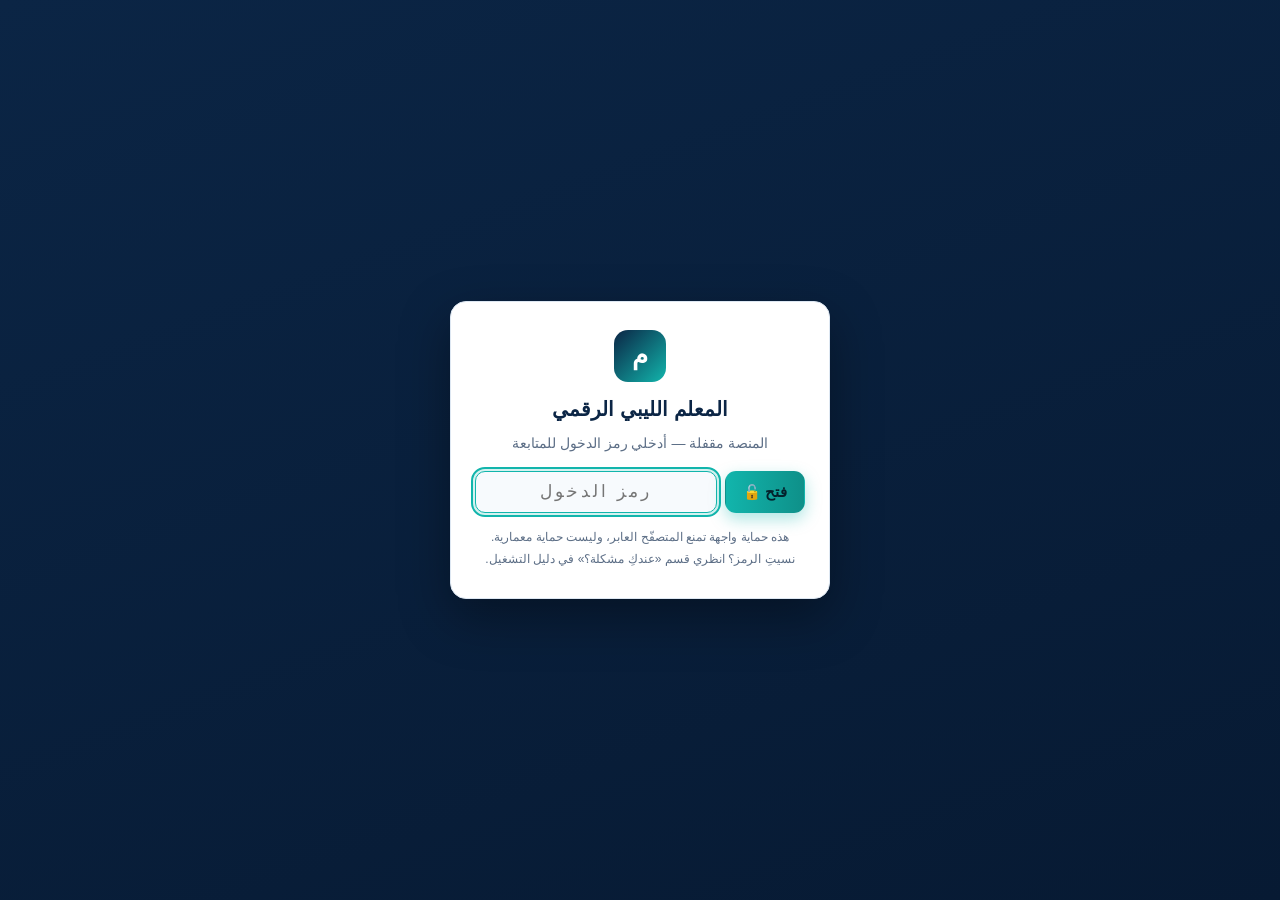
<file: index.html>
<!DOCTYPE html>
<html lang="ar" dir="rtl" data-theme="light">
<head>
<meta charset="utf-8">
<meta name="viewport" content="width=device-width, initial-scale=1">
<title>المعلم الليبي الرقمي</title>
<meta name="description" content="المنصة الذكية المتكاملة للمعلم الليبي المحترف — تخطيط وإنتاج وتقويم وتطوير مهني">
<meta name="theme-color" content="#0B2545">
<meta name="color-scheme" content="light dark">
<link rel="manifest" href="manifest.webmanifest">
<link rel="icon" href="icons/icon.svg" type="image/svg+xml">
<link rel="apple-touch-icon" href="icons/icon.svg">
<link rel="stylesheet" href="css/style.css">
</head>
<body>

<a class="skip" href="#main">تخطَّ إلى المحتوى الرئيسي</a>

<header class="hdr">
  <div class="hdr-in">
    <button class="icon-btn nav-toggle" id="navToggle" aria-label="فتح قائمة الأقسام" aria-expanded="false">☰</button>

    <a class="brand" href="#/home">
      <span class="mark" aria-hidden="true">م</span>
      <span class="brand-txt">
        <b>المعلم الليبي الرقمي</b>
        <small>نبدع رقميًا لنرتقي بتعليمنا</small>
      </span>
    </a>

    <div class="searchwrap">
      <span class="s-ic" aria-hidden="true">🔎</span>
      <input type="search" id="globalSearch" placeholder="ابحث في أقسام المنصة وأدواتها…"
             aria-label="بحث عام في المنصة" autocomplete="off">
      <div class="sresults" id="searchResults" hidden role="listbox" aria-label="نتائج البحث"></div>
    </div>

    <div class="hdr-actions">
      <button class="icon-btn" id="btnTheme" title="الوضع الفاتح / الداكن" aria-label="تبديل المظهر">🌙</button>
      <button class="icon-btn" id="btnFont" title="تكبير/تصغير الخط" aria-label="حجم الخط">A+</button>
      <button class="icon-btn" id="btnLock" title="قفل المنصة فورًا" aria-label="قفل المنصة">🔒</button>
      <a class="icon-btn" href="#/settings" title="الإعدادات" aria-label="الإعدادات">⚙️</a>
    </div>
  </div>
</header>

<div class="scrim" id="scrim" hidden></div>

<div class="layout">
  <nav class="side" id="sideNav" aria-label="أقسام المنصة"></nav>
  <main class="main" id="main" tabindex="-1"></main>
</div>

<footer class="ftr">
  <div><b>المعلم الليبي الرقمي</b> — منصة تساعد المعلم في التخطيط والإنتاج الرقمي</div>
  <div class="f-links">
    <a href="#/privacy">الخصوصية والأمان وإتاحة الوصول</a>
    <a href="#/settings">الإعدادات</a>
    <a href="#/home">لوحة التحكم</a>
  </div>
  <div style="margin-top:8px;opacity:.8">البيانات تُحفظ في متصفحكِ على هذا الجهاز — لا تُرفع إلى أي خادم.</div>
</footer>

<div class="toast" id="toast" role="status" aria-live="polite"></div>
<div class="modal-wrap" id="modalWrap" role="dialog" aria-modal="true"><div class="modal" id="modalBox"></div></div>
<div id="print-area" aria-hidden="true"></div>

<!-- قفل المنصة: يظهر قبل أي محتوى حتى إدخال الرمز -->
<div class="lock" id="lockScreen" role="dialog" aria-modal="true" aria-label="قفل المنصة" hidden>
  <div class="lock-box">
    <span class="lock-mark" aria-hidden="true">م</span>
    <h1 class="lock-title">المعلم الليبي الرقمي</h1>
    <p class="lock-sub">المنصة مقفلة — أدخلي رمز الدخول للمتابعة</p>
    <form id="lockForm" autocomplete="off">
      <input type="password" id="lockPin" inputmode="numeric" pattern="[0-9]*" maxlength="12"
             placeholder="رمز الدخول" aria-label="رمز الدخول" autocomplete="off">
      <button type="submit" class="btn btn-primary" id="lockGo">🔓 فتح</button>
    </form>
    <div class="lock-err" id="lockErr" role="alert" hidden>رمز غير صحيح</div>
    <div class="lock-note">هذه حماية واجهة تمنع المتصفّح العابر، وليست حماية معمارية.<br>
      نسيتِ الرمز؟ انظري قسم «عندكِ مشكلة؟» في دليل التشغيل.</div>
  </div>
</div>

<noscript>
  <div style="padding:24px;text-align:center;font-family:Tahoma,sans-serif">
    هذه المنصة تحتاج إلى تفعيل JavaScript في المتصفح لكي تعمل.
  </div>
</noscript>

<script src="js/store.js"></script>
<script src="js/files.js"></script>
<script src="js/ai.js"></script>
<script src="js/lock.js"></script>
<script src="js/app.js"></script>
<script src="js/ui.js"></script>
<script src="js/prep.js"></script>
<script src="js/pdftext.js"></script>
<script src="js/curriculum.js"></script>
<script src="js/mathcurric.js"></script>
<script src="js/activities.js"></script>
<script src="js/exams.js"></script>
<script src="js/schedule.js"></script>
<script src="js/library.js"></script>
<script src="js/design.js"></script>
<script src="js/mathparser.js"></script>
<script src="js/lab.js"></script>
<script src="js/slides.js"></script>
<script src="js/video.js"></script>
<script src="js/classes.js"></script>
<script src="js/pd.js"></script>
<script src="js/tools.js"></script>
</body>
</html>
</file>
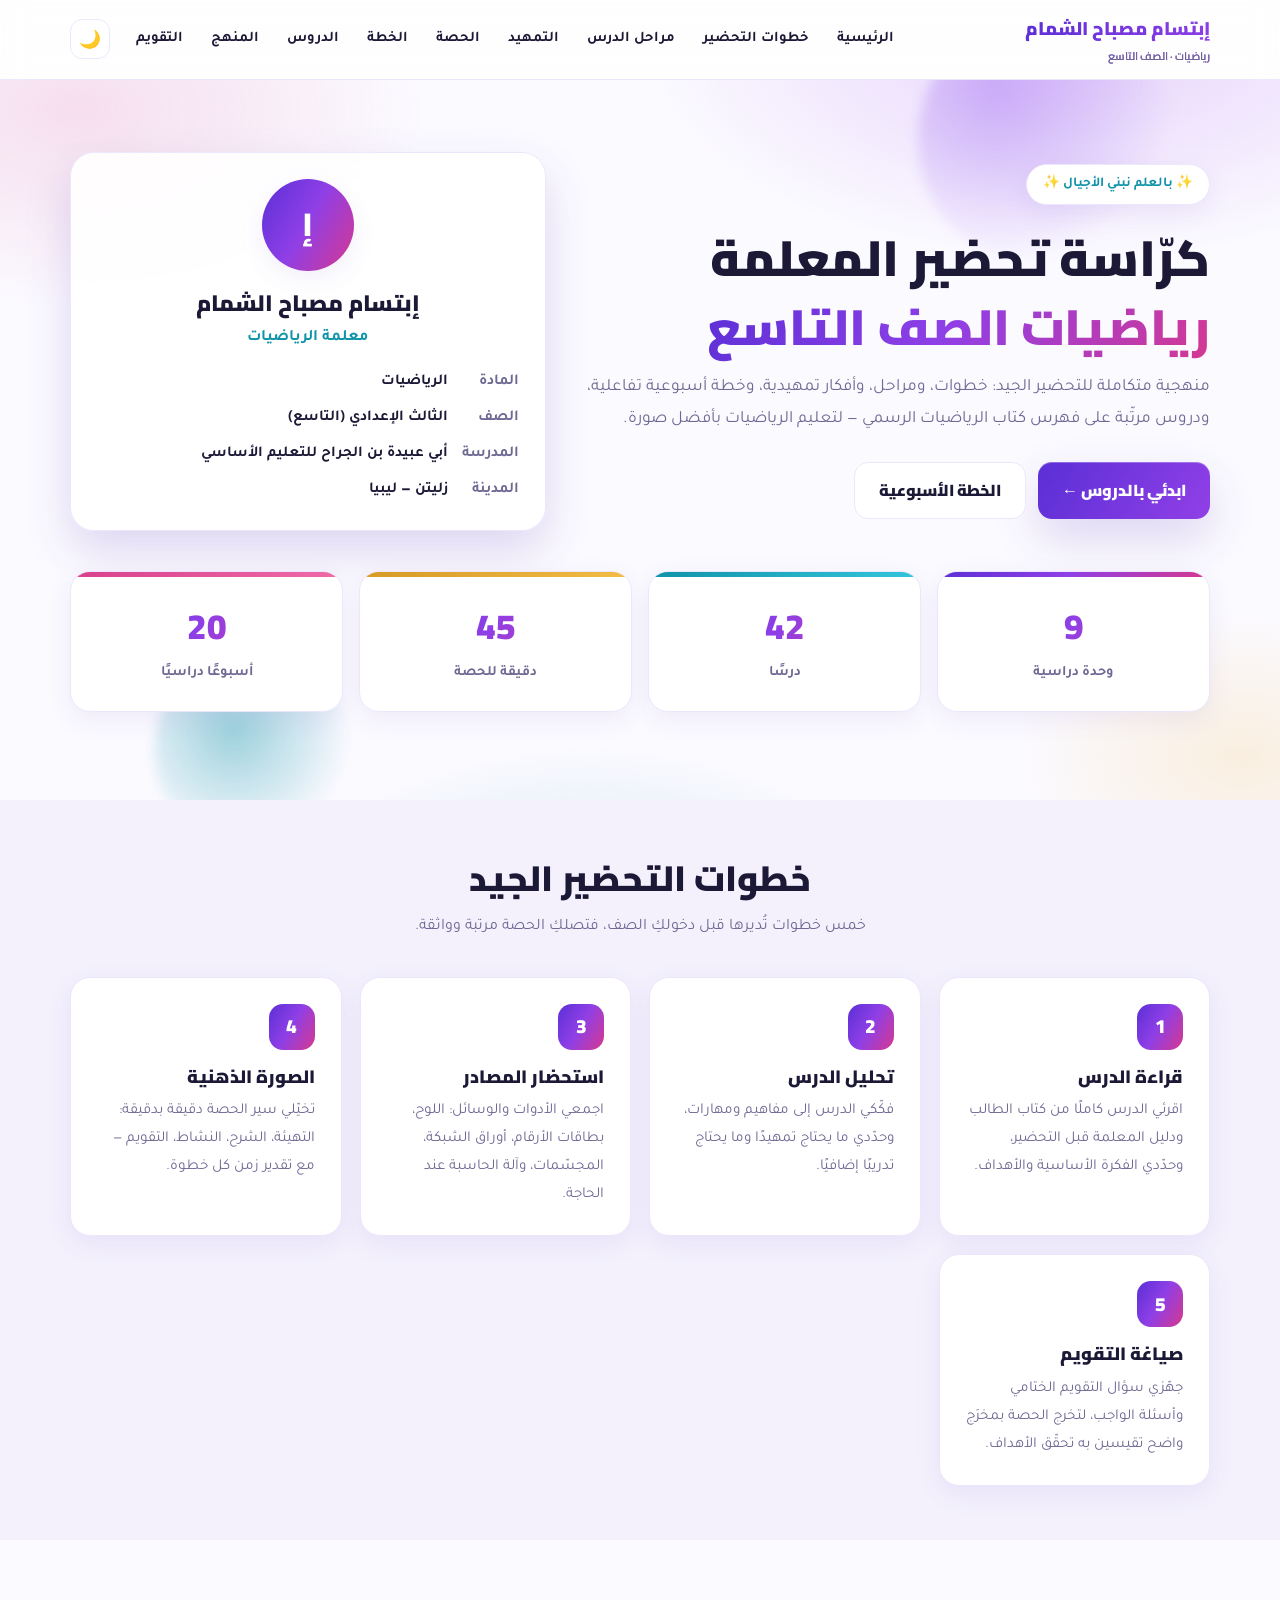
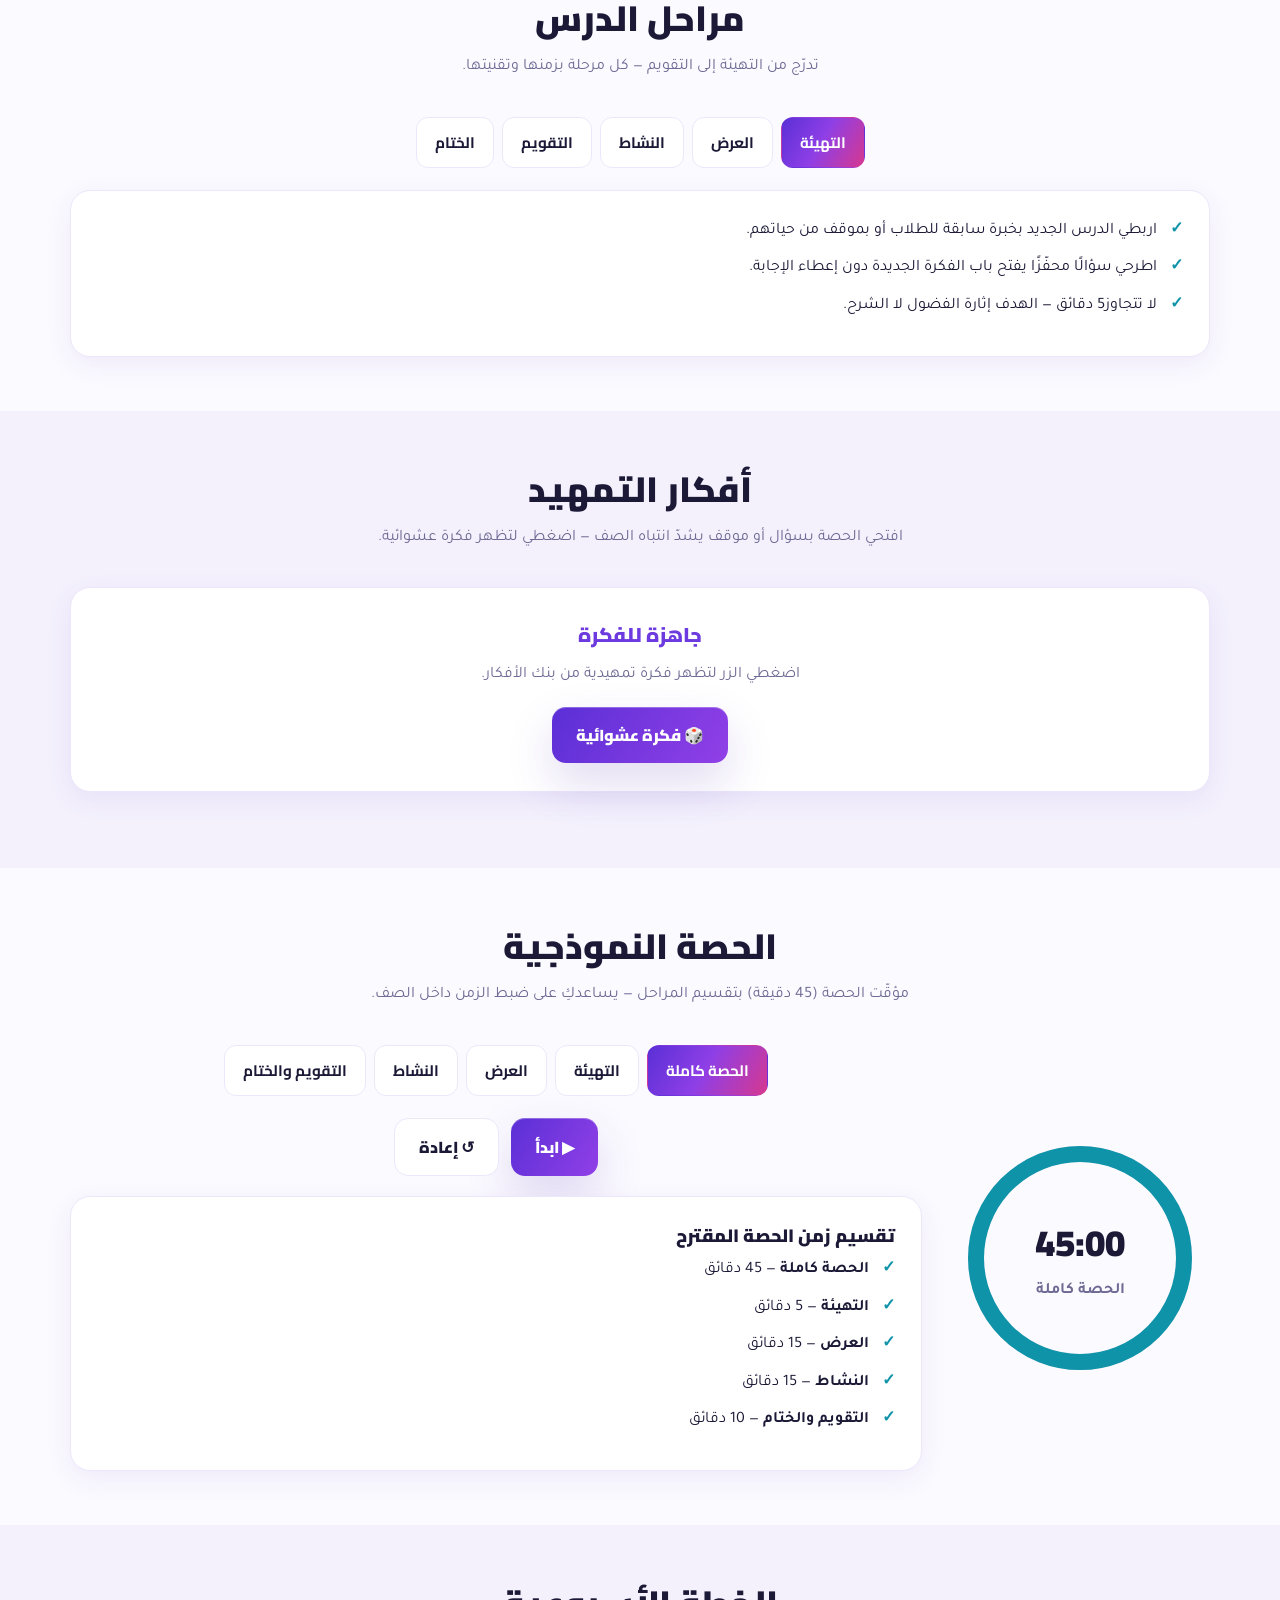
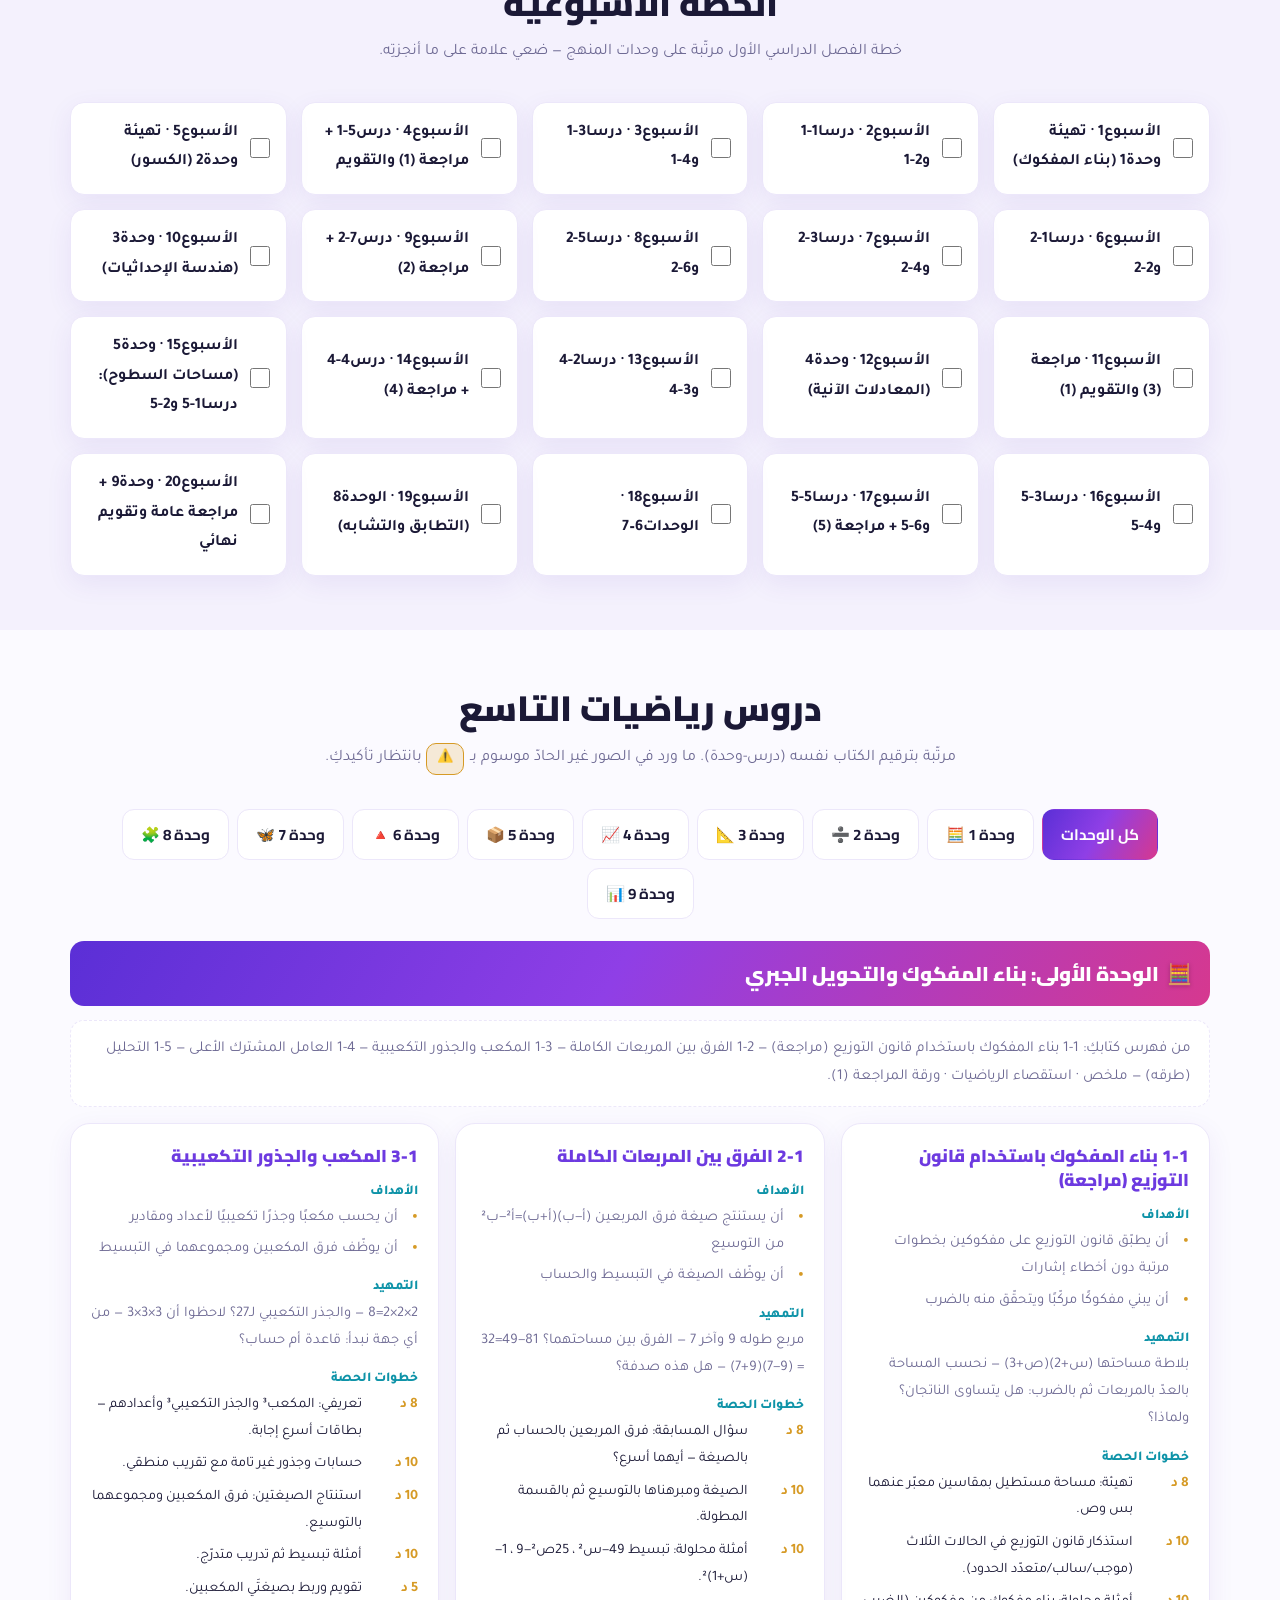
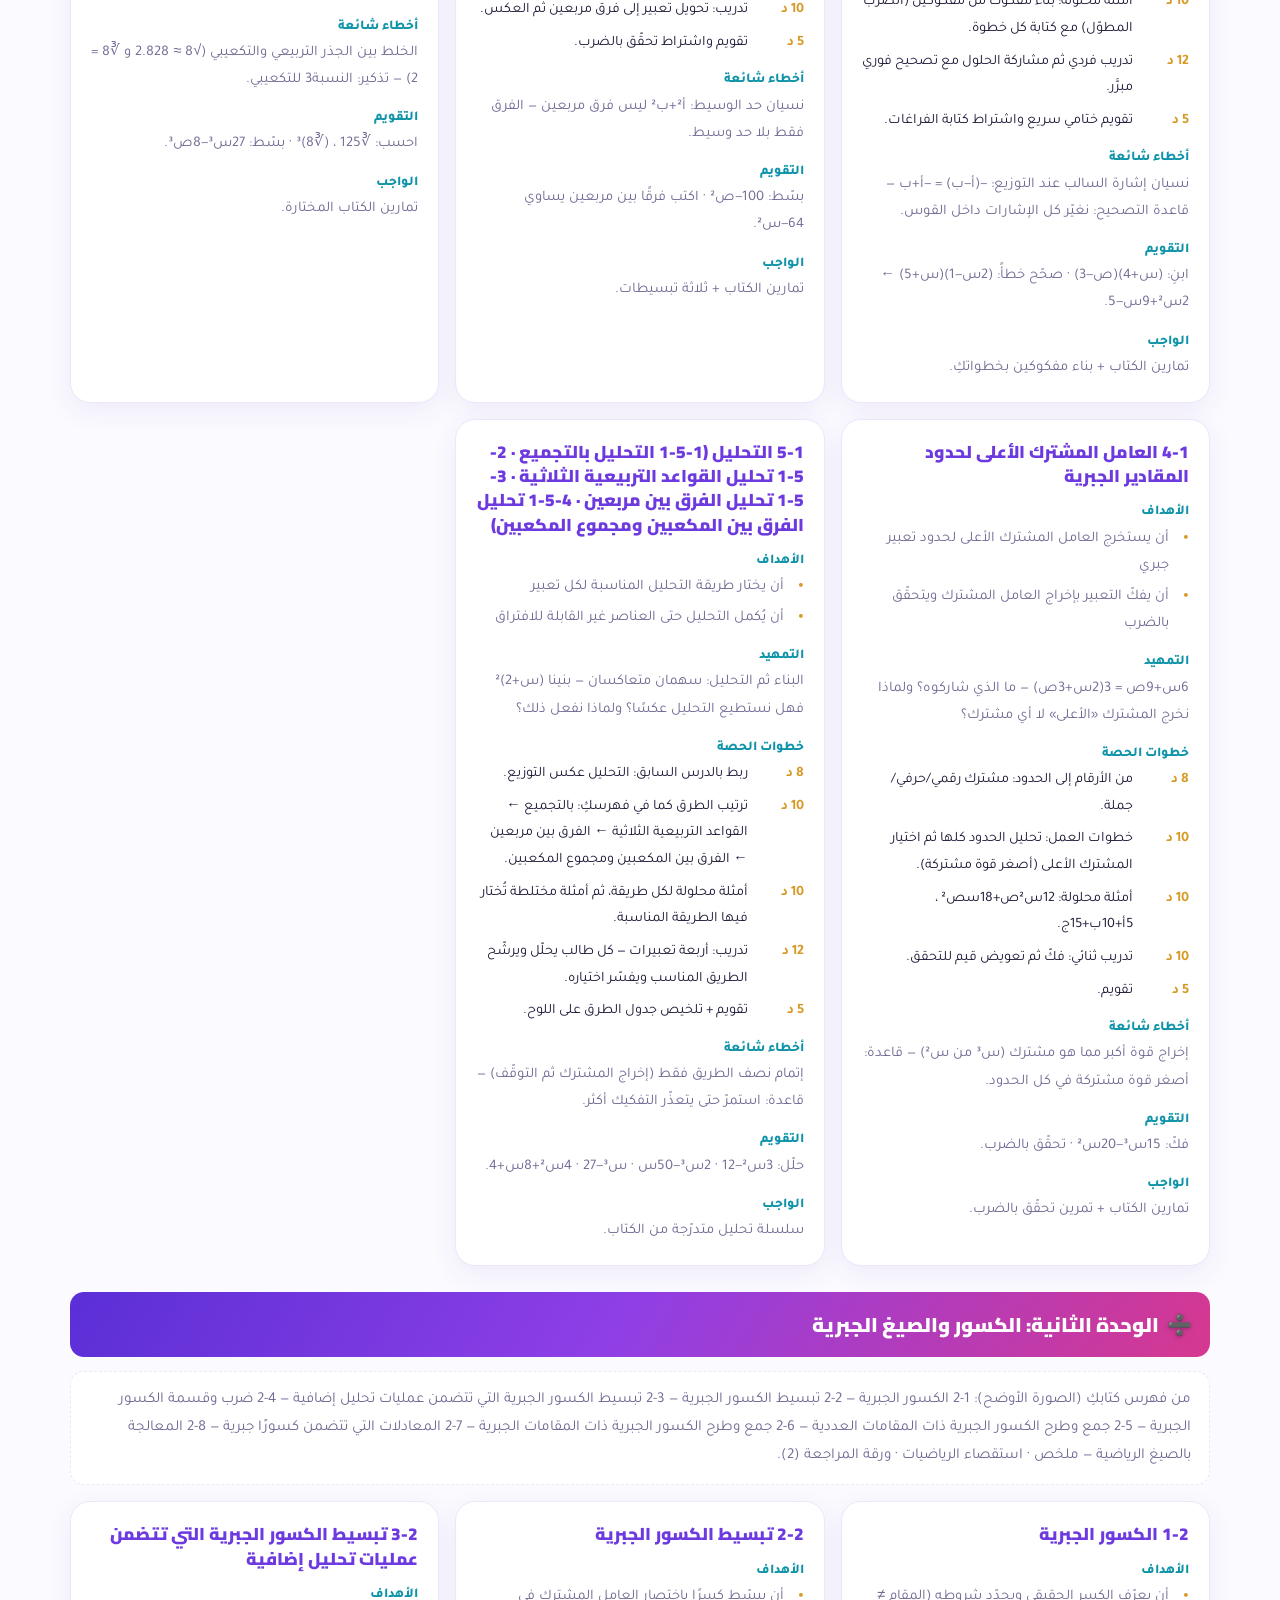
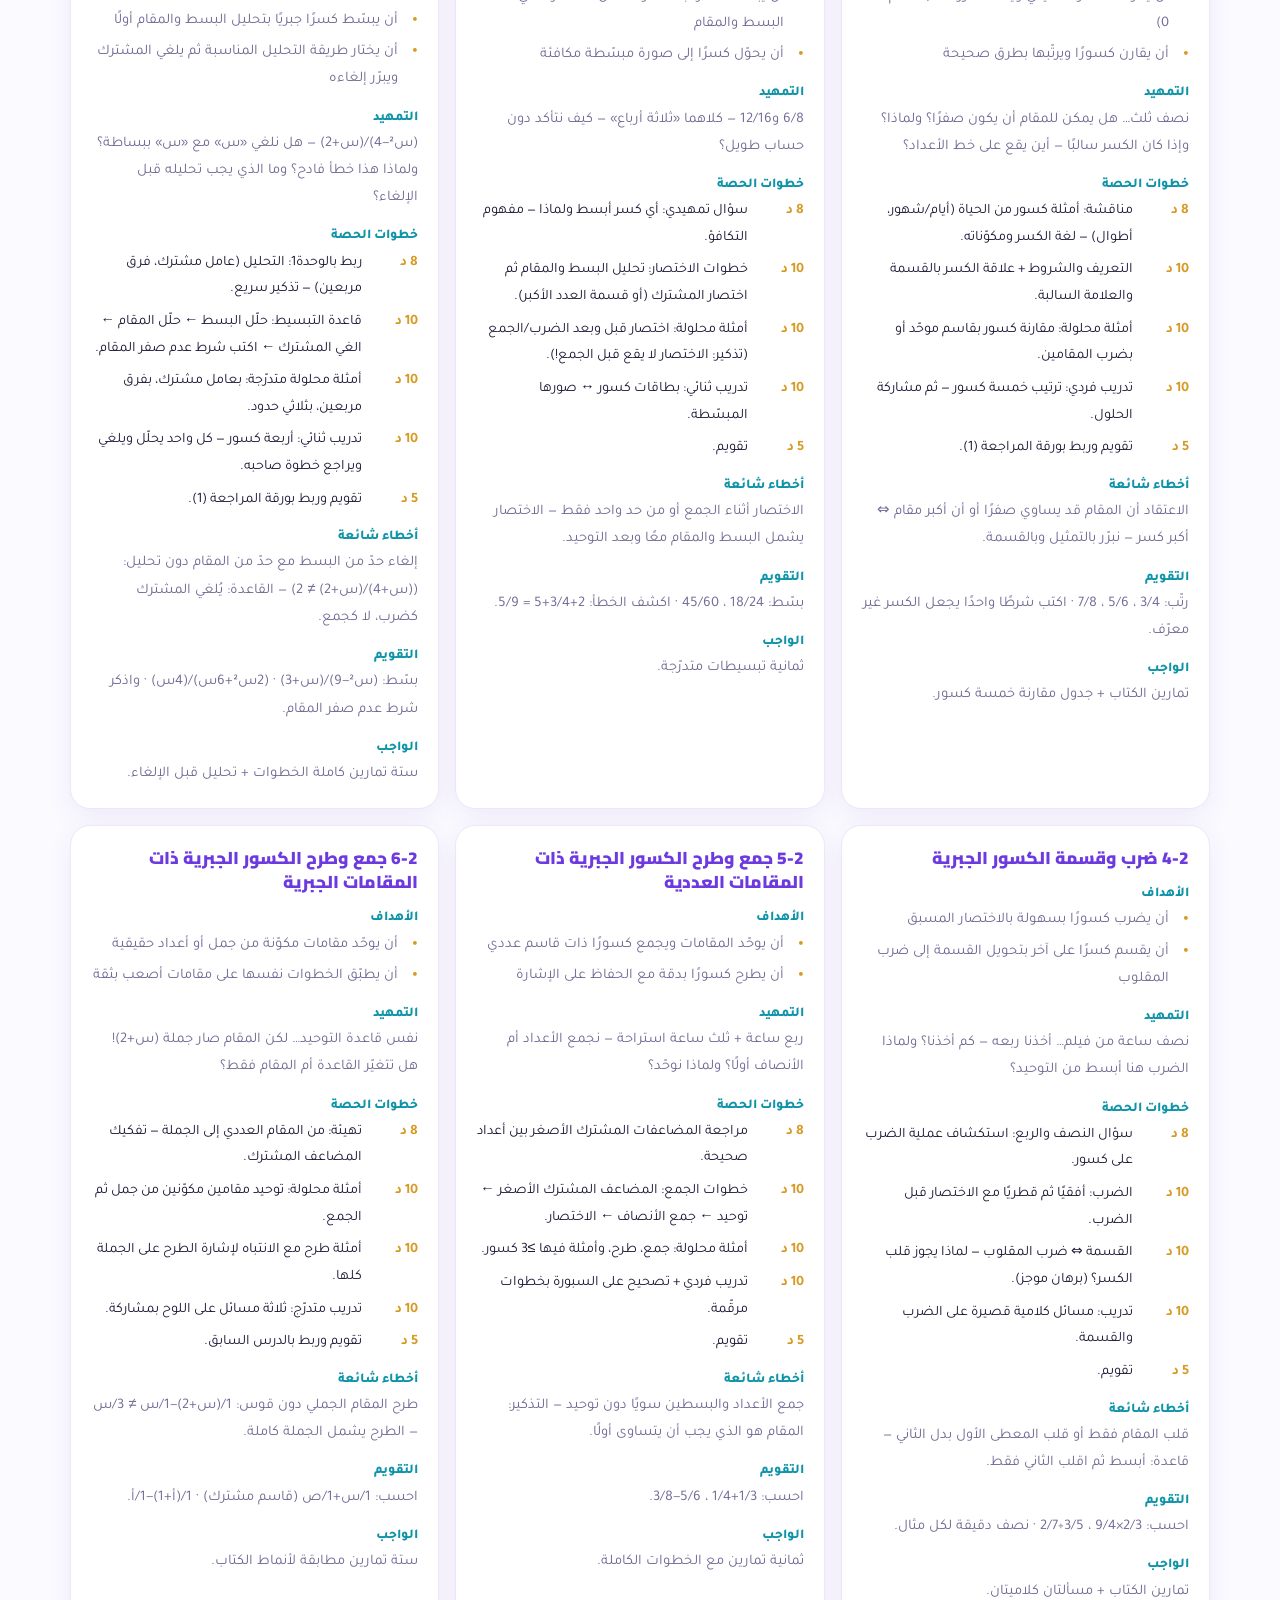
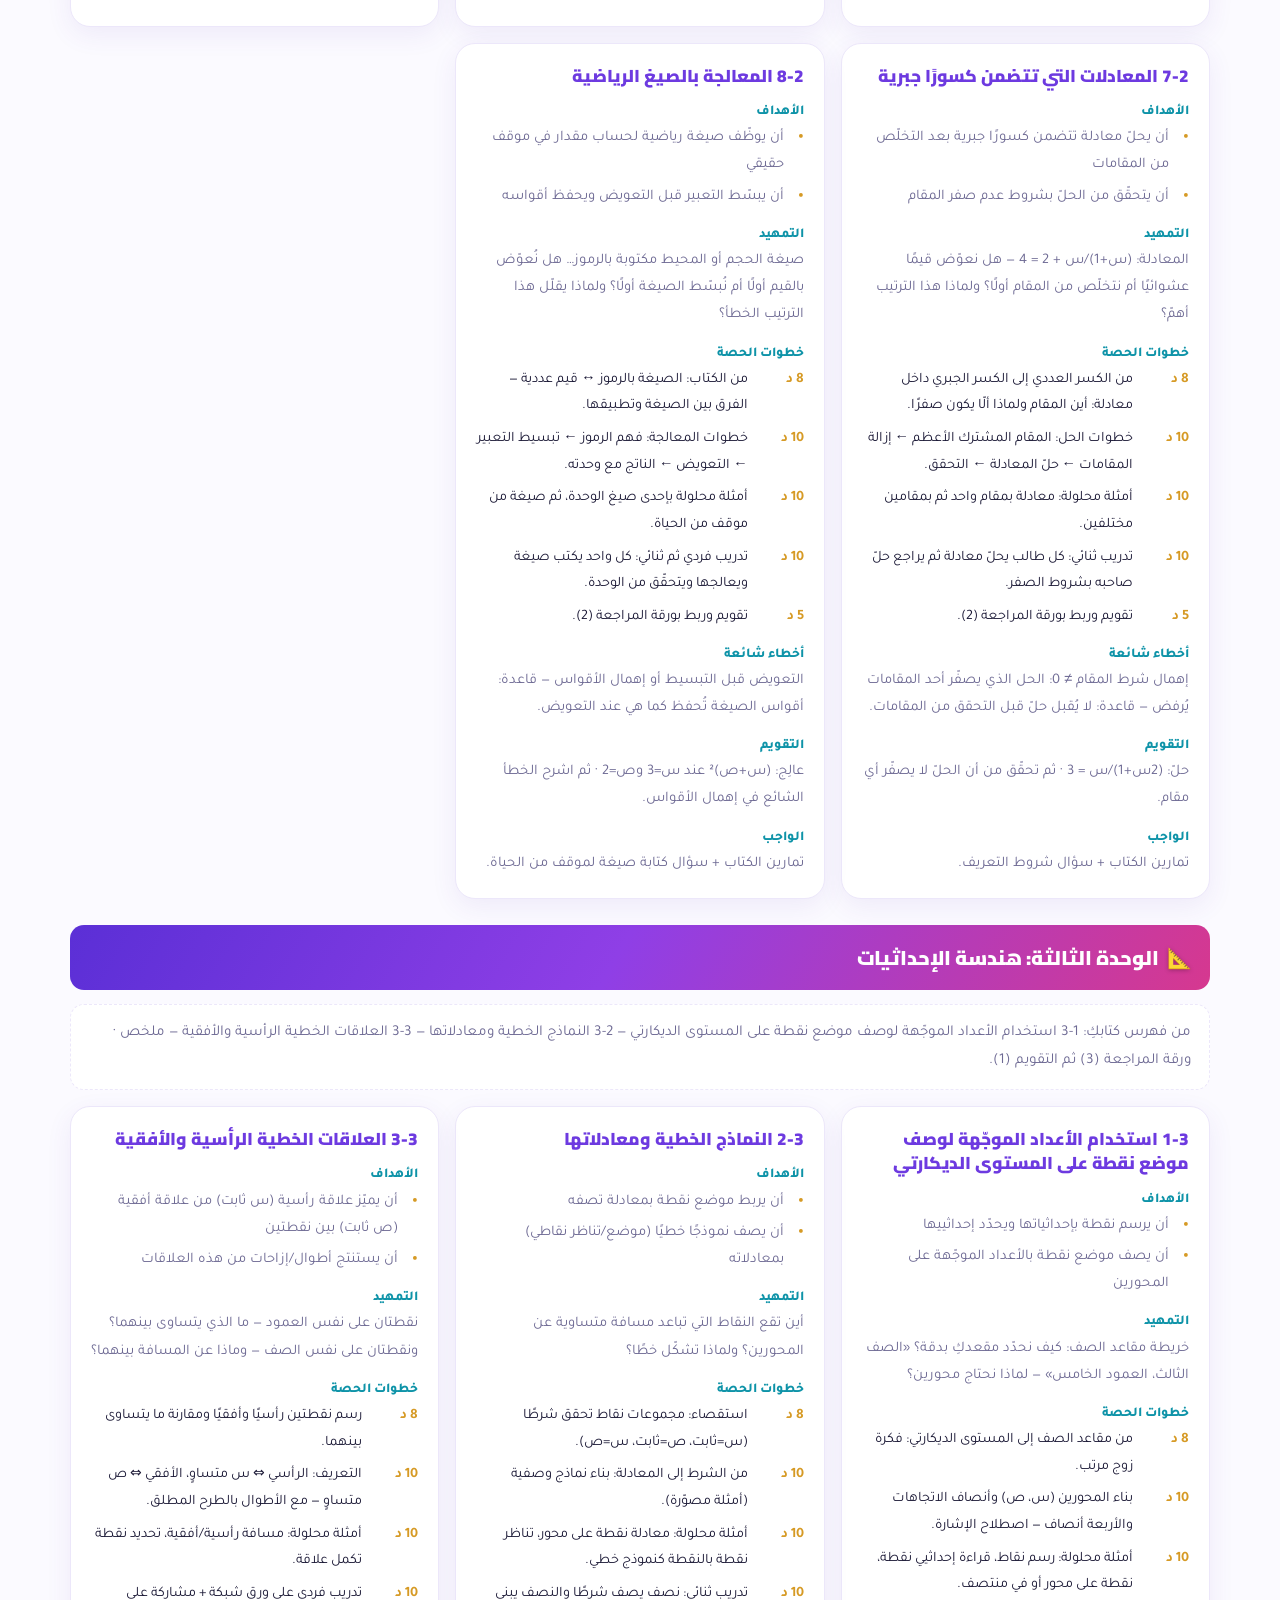
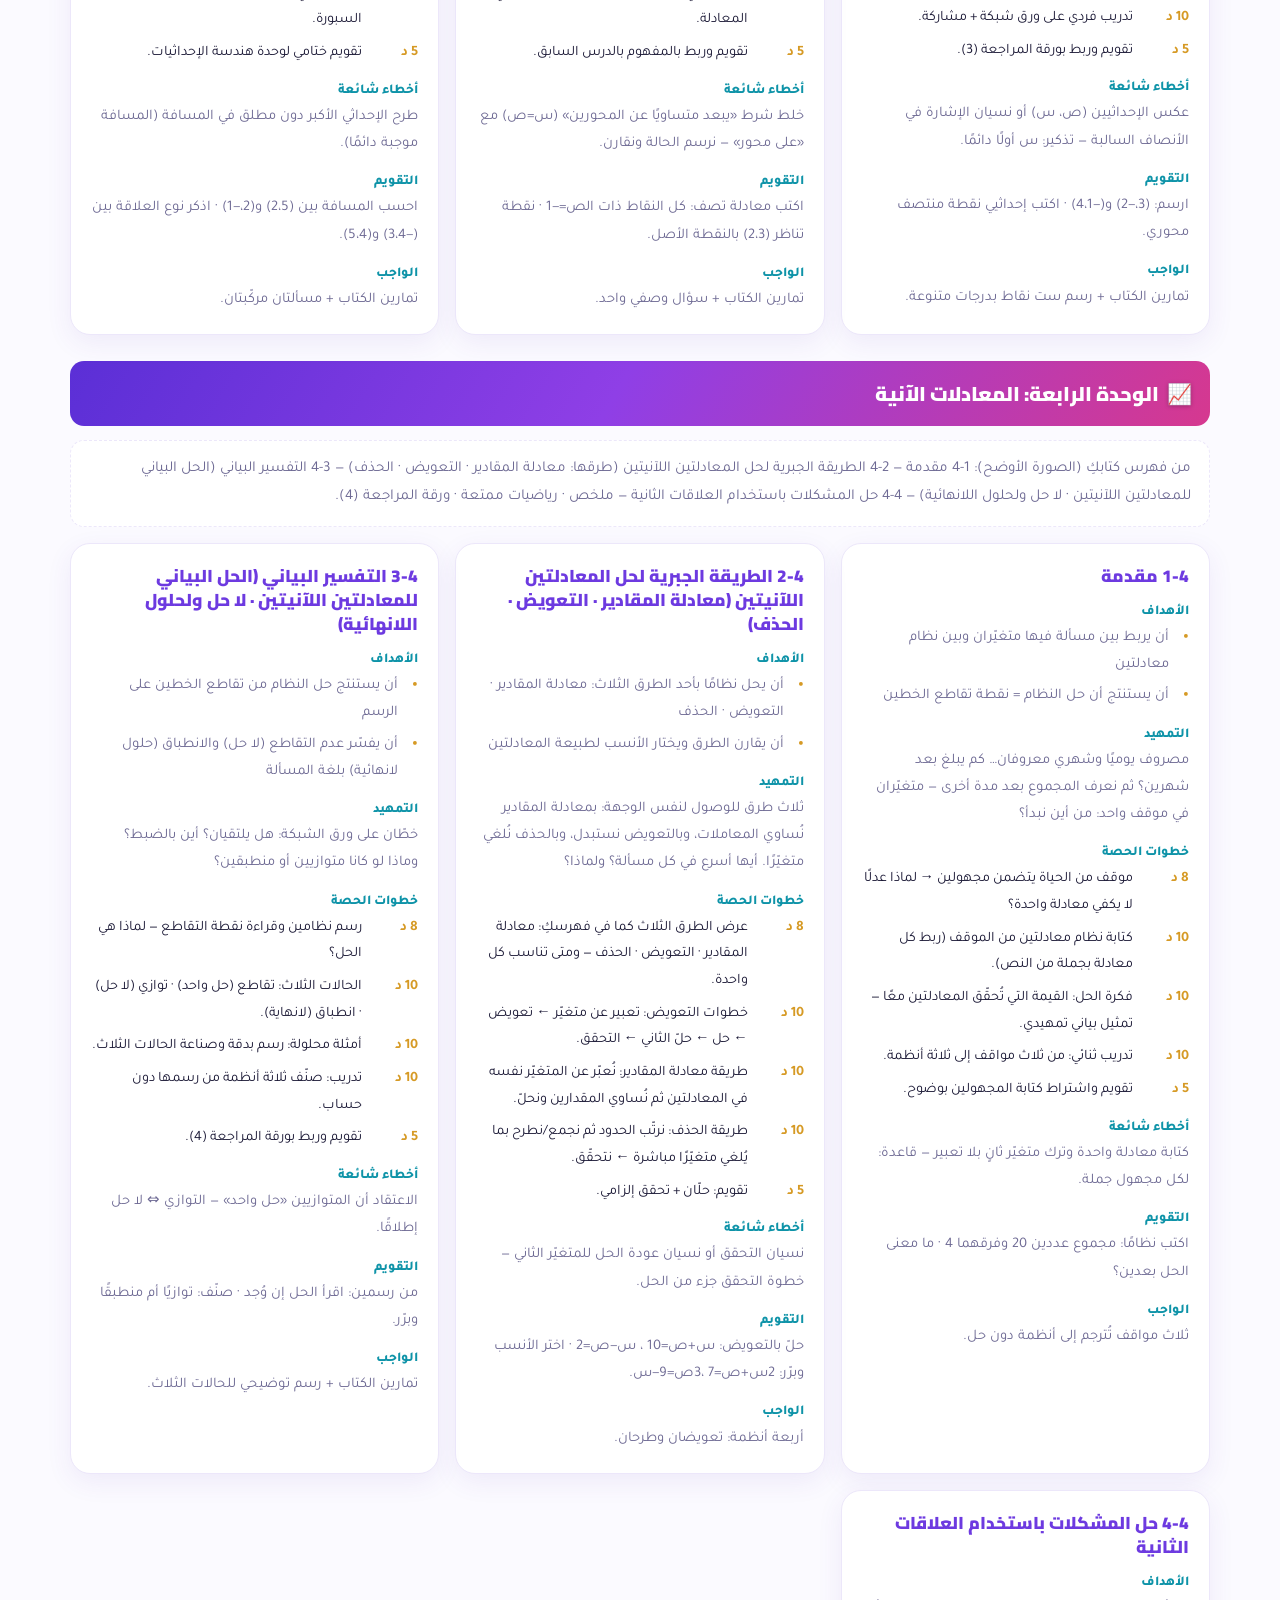
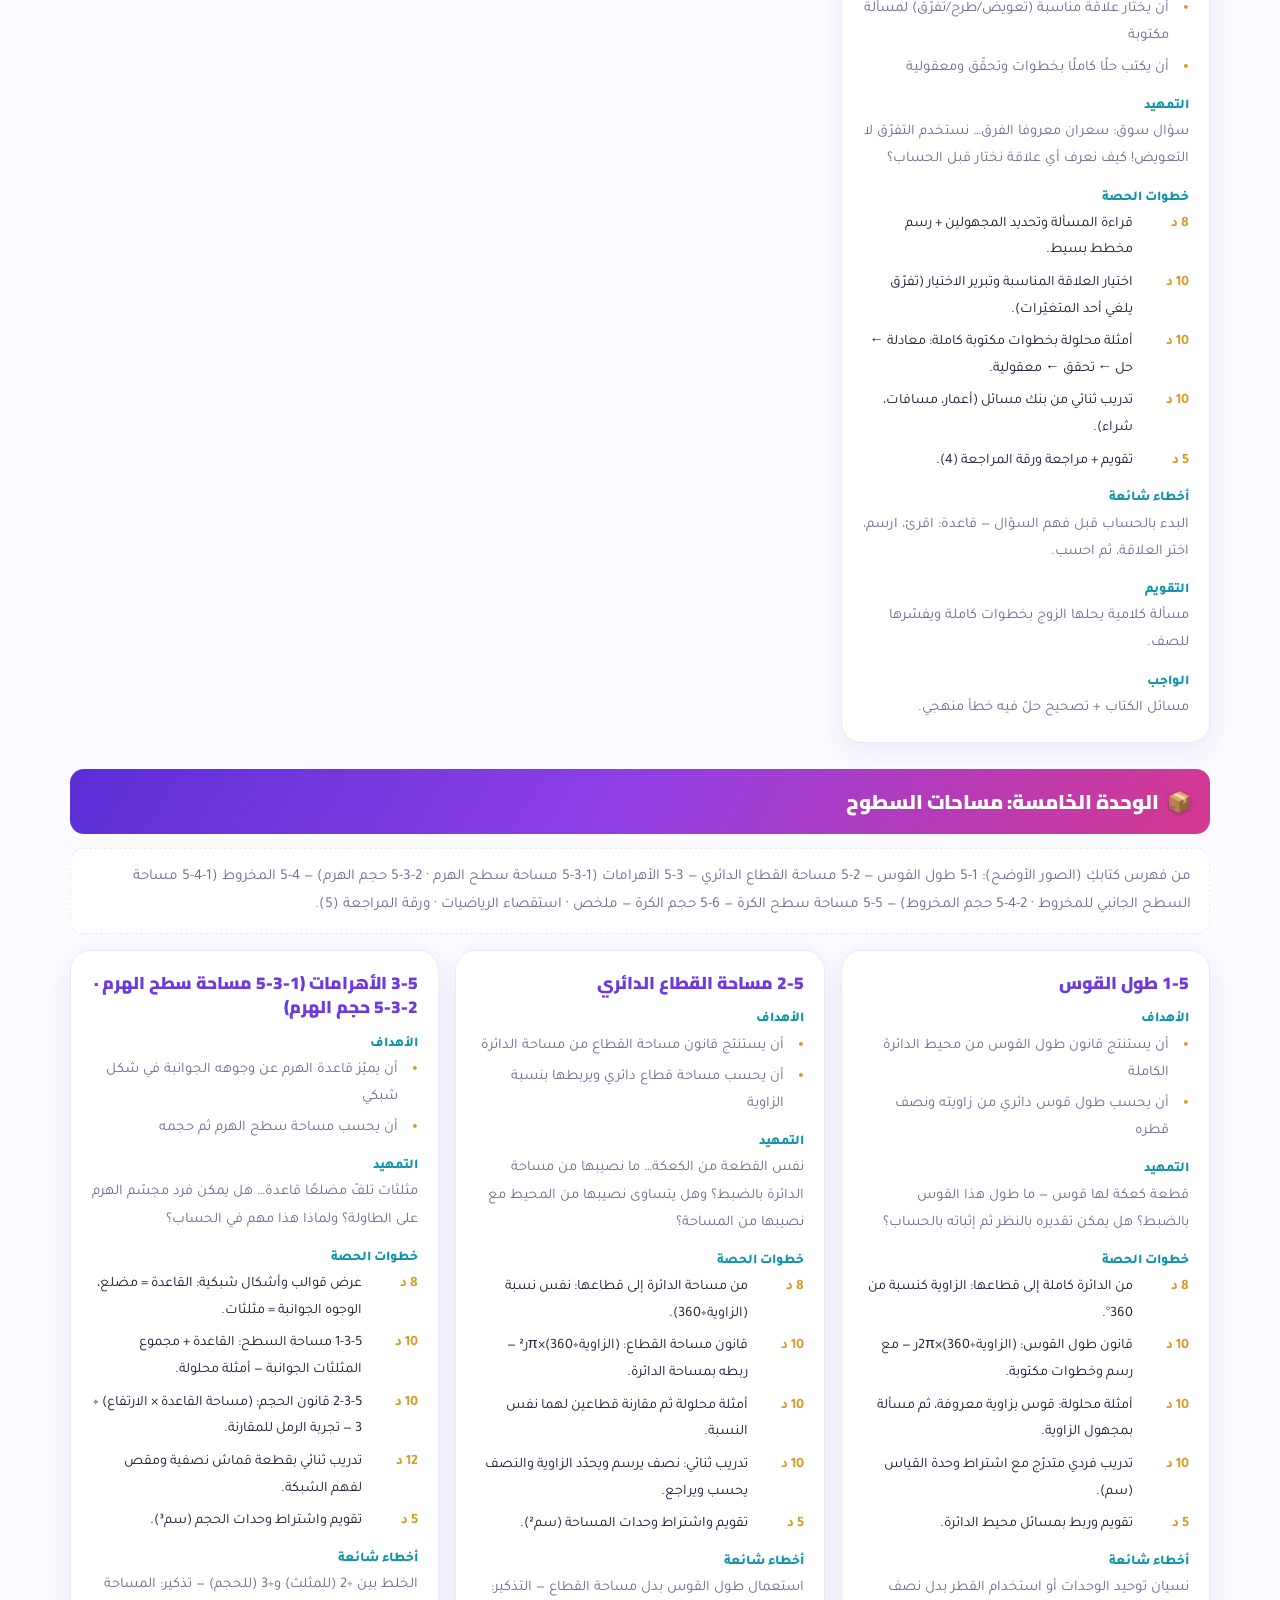
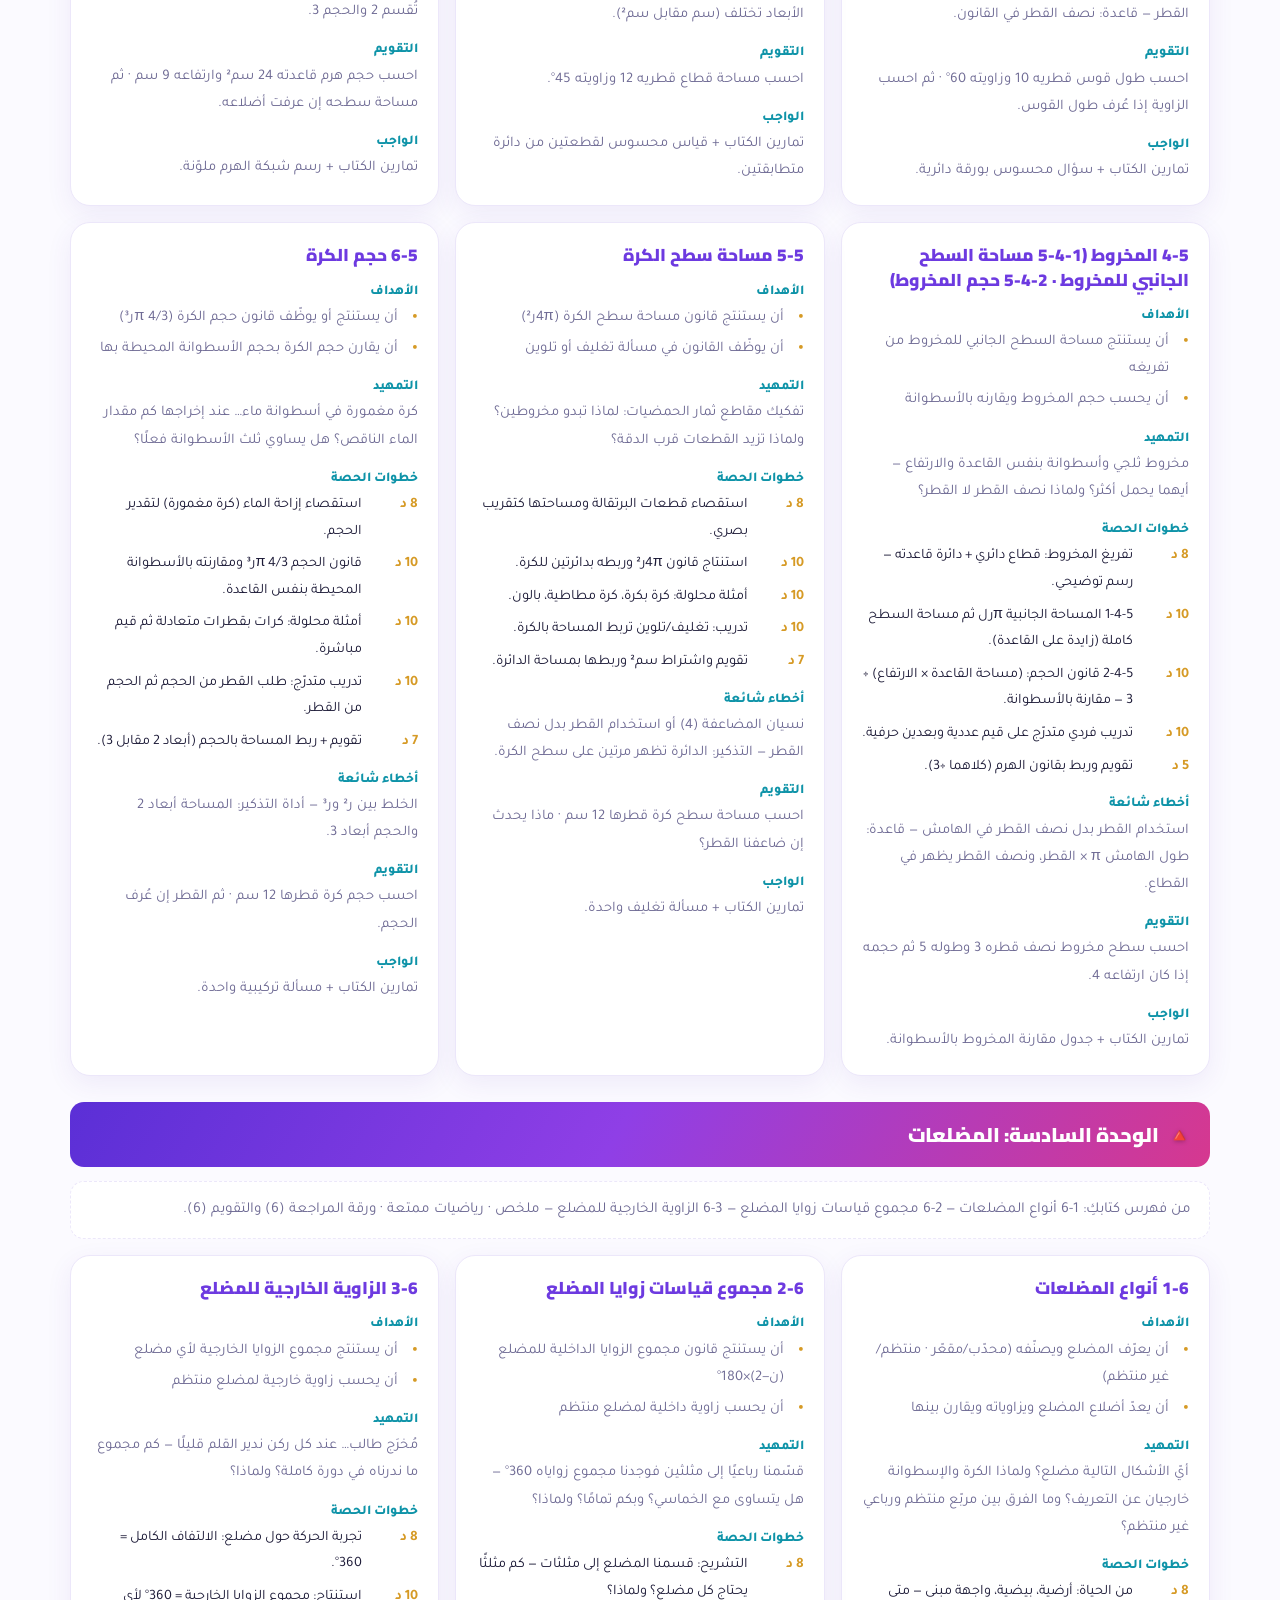
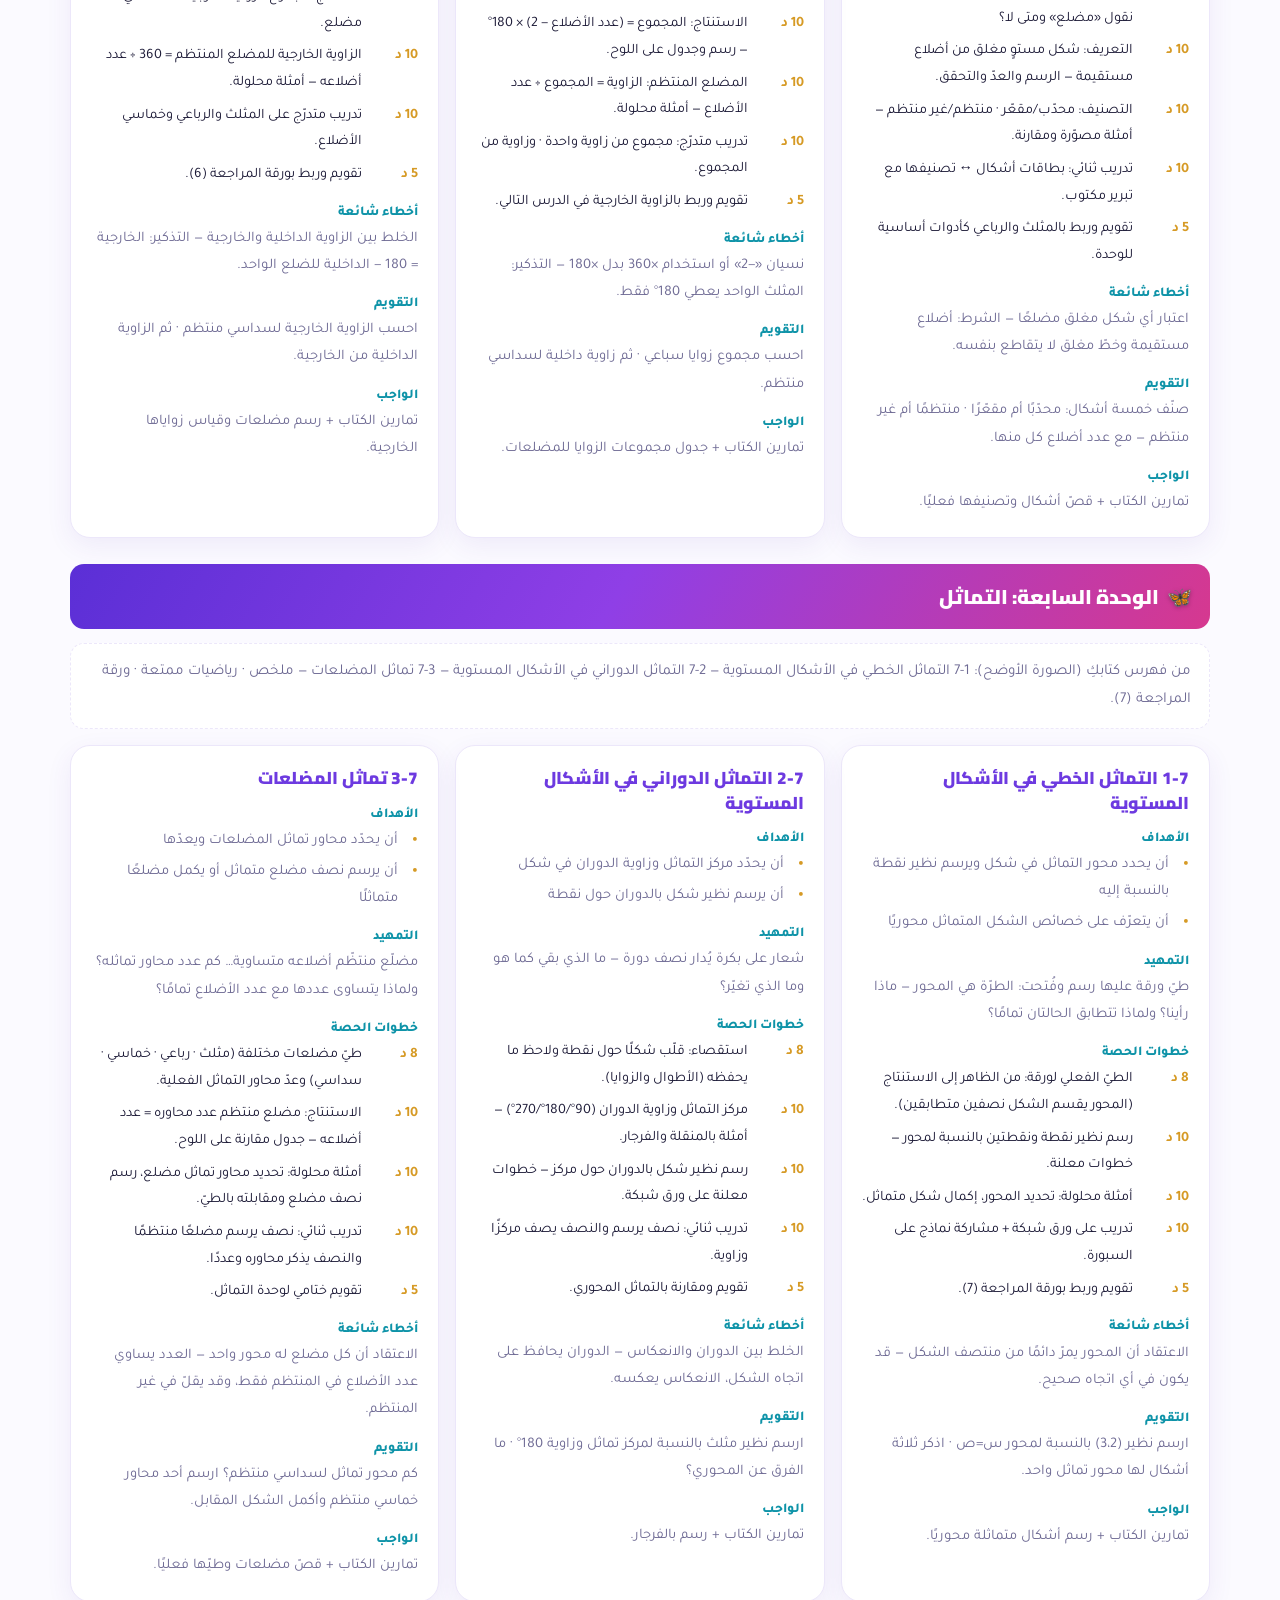
<file: krasah/index.html>
<!DOCTYPE html>
<html lang="ar" dir="rtl" data-theme="light">
<head>
<meta charset="UTF-8">
<meta name="viewport" content="width=device-width, initial-scale=1.0">
<title>كرّاسة التحضير | رياضيات الصف التاسع — إبتسام مصباح الشمام</title>
<meta name="description" content="كرّاسة تحضير المعلمة إبتسام مصباح الشمام — الرياضيات، الصف التاسع، مدرسة أبي عبيدة بن الجراح، زليتن — ليبيا.">
<link rel="stylesheet" href="fonts.css">
<link rel="stylesheet" href="styles.css">
<link rel="icon" href="data:image/svg+xml,<svg xmlns='http://www.w3.org/2000/svg' viewBox='0 0 100 100'><text y='.9em' font-size='90'>👩‍🏫</text></svg>">
<link rel="manifest" href="manifest.webmanifest">
<meta name="theme-color" content="#6d3ae0">
</head>
<body>

<div id="progress"></div>

<!-- الترويسة -->
<header class="site">
  <div class="wrap bar">
    <div class="brand">إبتسام مصباح الشمام<small>رياضيات · الصف التاسع</small></div>
    <button id="navToggle" class="icon-btn" aria-label="القائمة">☰</button>
    <nav class="main" id="mainNav">
      <a href="#home">الرئيسية</a>
      <a href="#prep">خطوات التحضير</a>
      <a href="#stages">مراحل الدرس</a>
      <a href="#warmup">التمهيد</a>
      <a href="#session">الحصة</a>
      <a href="#plan">الخطة</a>
      <a href="#lessons">الدروس</a>
      <a href="#curriculum">المنهج</a>
      <a href="#evaluate">التقويم</a>
    </nav>
    <button id="themeToggle" class="icon-btn" aria-label="الوضع الليلي">🌙</button>
  </div>
</header>

<!-- البطل -->
<section class="hero" id="home">
  <div class="wrap hero-grid">
    <div>
      <span class="badge">✨ بالعلم نبني الأجيال ✨</span>
      <h1>كرّاسة تحضير المعلمة<br><span class="grad">رياضيات الصف التاسع</span></h1>
      <p class="lead">
        منهجية متكاملة للتحضير الجيد: خطوات، ومراحل، وأفكار تمهيدية، وخطة أسبوعية تفاعلية،
        ودروس مرتّبة على فهرس كتاب الرياضيات الرسمي — لتعليم الرياضيات بأفضل صورة.
      </p>
      <div class="cta">
        <a href="#lessons" class="btn primary">ابدئي بالدروس ←</a>
        <a href="#plan" class="btn ghost">الخطة الأسبوعية</a>
      </div>
    </div>
    <div class="tcard">
      <div class="avatar">إ</div>
      <div class="tname">إبتسام مصباح الشمام</div>
      <div class="trole">معلمة الرياضيات</div>
      <dl>
        <dt>المادة</dt><dd>الرياضيات</dd>
        <dt>الصف</dt><dd>الثالث الإعدادي (التاسع)</dd>
        <dt>المدرسة</dt><dd>أبي عبيدة بن الجراح للتعليم الأساسي</dd>
        <dt>المدينة</dt><dd>زليتن — ليبيا</dd>
      </dl>
    </div>
  </div>
  <div class="wrap">
    <div class="stats">
      <div class="stat"><b id="stUnits">0</b><span>وحدة دراسية</span></div>
      <div class="stat"><b id="stLessons">0</b><span>درسًا</span></div>
      <div class="stat"><b>45</b><span>دقيقة للحصة</span></div>
      <div class="stat"><b id="stWeeks">0</b><span>أسبوعًا دراسيًا</span></div>
    </div>
  </div>
</section>

<!-- خطوات التحضير -->
<section class="block" id="prep">
  <div class="wrap">
    <div class="sec-head reveal">
      <h2>خطوات التحضير الجيد</h2>
      <p>خمس خطوات تُديرها قبل دخولكِ الصف، فتصلكِ الحصة مرتبة وواثقة.</p>
    </div>
    <div class="cards" id="prepCards"></div>
  </div>
</section>

<!-- مراحل الدرس -->
<section class="block" id="stages">
  <div class="wrap">
    <div class="sec-head reveal">
      <h2>مراحل الدرس</h2>
      <p>تدرّج من التهيئة إلى التقويم — كل مرحلة بزمنها وتقنيتها.</p>
    </div>
    <div class="tabs" id="stageTabs"></div>
    <div id="stagePanels"></div>
  </div>
</section>

<!-- أفكار التمهيد -->
<section class="block" id="warmup">
  <div class="wrap">
    <div class="sec-head reveal">
      <h2>أفكار التمهيد</h2>
      <p>افتحي الحصة بسؤال أو موقف يشدّ انتباه الصف — اضغطي لتظهر فكرة عشوائية.</p>
    </div>
    <div class="warm reveal">
      <div class="idea-t" id="ideaTitle">جاهزة للفكرة</div>
      <div class="idea-d" id="ideaDesc">اضغطي الزر لتظهر فكرة تمهيدية من بنك الأفكار.</div>
      <button id="randomIdea" class="btn primary">🎲 فكرة عشوائية</button>
    </div>
  </div>
</section>

<!-- الحصة النموذجية -->
<section class="block" id="session">
  <div class="wrap">
    <div class="sec-head reveal">
      <h2>الحصة النموذجية</h2>
      <p>مؤقّت الحصة (45 دقيقة) بتقسيم المراحل — يساعدكِ على ضبط الزمن داخل الصف.</p>
    </div>
    <div class="timer-wrap reveal">
      <div class="ring">
        <svg viewBox="0 0 240 240">
          <circle class="bgc" cx="120" cy="120" r="104"></circle>
          <circle class="fg" id="ringFg" cx="120" cy="120" r="104"></circle>
        </svg>
        <div class="time">
          <b id="timeText">45:00</b>
          <span id="phaseText">الحصة كاملة</span>
        </div>
      </div>
      <div>
        <div class="phase-btns" id="phaseBtns"></div>
        <div class="cta" style="justify-content:center">
          <button id="timerStart" class="btn primary">▶ ابدأ</button>
          <button id="timerReset" class="btn ghost">↺ إعادة</button>
        </div>
        <div class="card" style="margin-top:20px">
          <h3>تقسيم زمن الحصة المقترح</h3>
          <ul class="tick" id="phaseList"></ul>
        </div>
      </div>
    </div>
  </div>
</section>

<!-- الخطة الأسبوعية -->
<section class="block" id="plan">
  <div class="wrap">
    <div class="sec-head reveal">
      <h2>الخطة الأسبوعية</h2>
      <p>خطة الفصل الدراسي الأول مرتّبة على وحدات المنهج — ضعي علامة على ما أنجزتِه.</p>
    </div>
    <div class="weeks reveal" id="weeksGrid"></div>
  </div>
</section>

<!-- الدروس -->
<section class="block" id="lessons">
  <div class="wrap">
    <div class="sec-head reveal">
      <h2>دروس رياضيات التاسع</h2>
      <p>مرتّبة بترقيم الكتاب نفسه (درس-وحدة). ما ورد في الصور غير الحادّ موسوم بـ<span class="warn">⚠️</span> بانتظار تأكيدكِ.</p>
    </div>
    <div class="filter-row" id="unitFilter"></div>
    <div id="lessonsList"></div>
  </div>
</section>

<!-- المنهج -->
<section class="block" id="curriculum">
  <div class="wrap">
    <div class="sec-head reveal">
      <h2>المنهج الليبي — الصف التاسع</h2>
      <p>وحدات كتاب الرياضيات الرسمي كما وردت في فهرسه.</p>
    </div>
    <div class="grid-units reveal" id="unitsGrid"></div>
  </div>
</section>

<!-- التقويم -->
<section class="block" id="evaluate">
  <div class="wrap">
    <div class="sec-head reveal">
      <h2>معايير تقويم الحصة</h2>
      <p>حاكمي أدائكِ في كل حصة بهذه المعايير — ضعي علامة على ما تحقّق.</p>
    </div>
    <div class="eval-grid reveal">
      <div class="eval-ring">
        <div class="big"><span id="evalDone">0</span>/<span id="evalTotal">0</span></div>
        <div style="color:var(--muted);font-weight:700">معيارًا محقَّقًا</div>
        <button id="evalPrint" class="btn ghost" style="margin-top:16px">🖨 طباعة التقويم</button>
      </div>
      <div class="criteria" id="critList"></div>
    </div>
  </div>
</section>

<!-- الخاتمة -->
<section class="block" id="closing">
  <div class="wrap">
    <div class="sec-head reveal">
      <h2>خاتمة الكرّاسة</h2>
    </div>
    <div class="notes reveal">
      <div class="note">
        <h4>ملاحظات المعلمة</h4>
        <p style="color:var(--muted)">مساحة حرة لتدوين ملاحظاتكِ على الحصص والطلاب: ما نجح، وما يحتاج تعديلًا، وفكرة لأسبوع قادم.</p>
        <div class="sig">إبتسام مصباح الشمام — معلمة الرياضيات</div>
      </div>
      <div class="note">
        <h4>الاعتماد</h4>
        <p style="color:var(--muted)">تُختم هذه الكرّاسة من إدارة المدرسة بعد المراجعة.</p>
        <div class="sig">إدارة المدرسة — ختم وتوقيع</div>
      </div>
    </div>
    <div class="cta" style="justify-content:center;margin-top:26px">
      <button id="printAll" class="btn primary">🖨 طباعة الكرّاسة كاملة</button>
      <button id="exportData" class="btn ghost">💾 تصدير نسخة احتياطية</button>
      <button id="importData" class="btn ghost">📂 استيراد نسخة احتياطية</button>
      <button id="installApp" class="btn ghost" style="display:none">📲 تثبيت الكرّاسة في جهازك</button>
      <input type="file" id="importFile" accept=".json,application/json" hidden>
    </div>
    <p style="text-align:center;color:var(--muted);font-size:.9rem;margin-top:16px;max-width:620px;margin-inline:auto">
      علاماتكِ في الخطة الأسبوعية ومعايير التقويم تُحفظ في متصفحكِ وحده —
      صدّري نسخة احتياطية واحفظيها في جهازكِ أو واتسابكِ، حتى لا تضيع لو تغيّر الجهاز أو المسح.
    </p>
  </div>
</section>

<footer class="site">
  <div class="wrap">
    <div class="brand">إبتسام مصباح الشمام · رياضيات التاسع</div>
    <p>مدرسة أبي عبيدة بن الجراح للتعليم الأساسي — زليتن، ليبيا</p>
    <p style="margin-top:8px;font-size:.85rem">كرّاسة تحضير شخصية — تعمل بدون إنترنت.</p>
  </div>
</footer>

<button id="toTop" aria-label="العودة لأعلى">↑</button>

<script src="app.js"></script>
</body>
</html>
</file>
<file: css/style.css>
/* =========================================================
   المعلم الليبي الرقمي — نظام التصميم
   أزرق داكن + فيروزي + أبيض + لمسات ذهبية — RTL
   ========================================================= */

:root{
  --navy:#0B2545; --navy2:#123A6B; --navy3:#0E2E56;
  --turq:#12B5AC; --turq-d:#0E9089;
  --gold:#C9A227; --gold-l:#E6C45B;
  --ivory:#FBF7EE;

  --bg:#F2F6FB; --surface:#FFFFFF; --surface2:#F7FAFD;
  --text:#12253F; --muted:#5C6E86; --border:#DDE7F2;
  --ok:#1E9E5A; --warn:#C9821A; --danger:#C6382F; --info:#1D6FBF;

  --shadow:0 8px 26px rgba(11,37,69,.10);
  --r:14px; --r2:10px;
  --font:"Segoe UI",Tahoma,"Arial",sans-serif;
  --fs:16px;
}

html[data-theme="dark"]{
  --bg:#071426; --surface:#0E2340; --surface2:#132B4C;
  --text:#E9F1FB; --muted:#A5B7CE; --border:#1D3A61;
  --ivory:#0E2340;
  --shadow:0 8px 26px rgba(0,0,0,.45);
}

*{box-sizing:border-box}
html{font-size:var(--fs);scroll-behavior:smooth}
body{
  margin:0;background:var(--bg);color:var(--text);
  font-family:var(--font);line-height:1.75;
  -webkit-font-smoothing:antialiased;
}
a{color:var(--turq-d);text-decoration:none}
a:hover{text-decoration:underline}
img{max-width:100%}
button{font-family:inherit}
::selection{background:var(--turq);color:#04202b}

.skip{position:absolute;right:-9999px;top:0;background:#fff;color:var(--navy);
  padding:10px 16px;border-radius:0 0 0 10px;z-index:999;font-weight:700}
.skip:focus{right:8px;top:8px}

:focus-visible{outline:3px solid var(--turq);outline-offset:2px;border-radius:6px}

/* ---------- الترويسة ---------- */
.hdr{position:sticky;top:0;z-index:60;background:linear-gradient(90deg,var(--navy),var(--navy2));
  color:#fff;box-shadow:var(--shadow)}
.hdr-in{max-width:1440px;margin:0 auto;display:flex;align-items:center;gap:12px;padding:9px 16px}
.brand{display:flex;align-items:center;gap:10px;color:#fff;text-decoration:none;min-width:0}
.brand:hover{text-decoration:none}
.mark{width:42px;height:42px;flex:0 0 42px;border-radius:12px;background:var(--turq);color:#04202b;
  display:grid;place-items:center;font-weight:900;font-size:23px;border:2px solid rgba(255,255,255,.35)}
.brand-txt{min-width:0}
.brand-txt b{display:block;font-size:16.5px;white-space:nowrap}
.brand-txt small{display:block;color:var(--gold-l);font-size:11.5px;letter-spacing:.2px;white-space:nowrap}
.searchwrap{position:relative;flex:1;max-width:440px;margin-inline-start:auto}
.searchwrap input{width:100%;padding:9px 40px 9px 14px;border-radius:999px;border:1px solid rgba(255,255,255,.25);
  background:rgba(255,255,255,.12);color:#fff;font-size:14.5px}
.searchwrap input::placeholder{color:rgba(255,255,255,.7)}
.searchwrap input:focus{background:#fff;color:var(--navy);outline:none}
.searchwrap input:focus::placeholder{color:#8A97A8}
.searchwrap .s-ic{position:absolute;inset-inline-start:13px;top:50%;transform:translateY(-50%);opacity:.85;pointer-events:none}
.sresults{position:absolute;top:46px;inset-inline:0;background:var(--surface);color:var(--text);
  border:1px solid var(--border);border-radius:var(--r2);box-shadow:var(--shadow);overflow:hidden;z-index:70}
.sresults button{display:flex;width:100%;gap:8px;align-items:center;padding:10px 12px;border:0;
  background:none;color:inherit;text-align:start;cursor:pointer;font-size:14.5px;border-bottom:1px solid var(--border)}
.sresults button:last-child{border-bottom:0}
.sresults button:hover{background:var(--surface2)}
.sresults .empty-s{padding:12px;color:var(--muted);font-size:14px}
.hdr-actions{display:flex;gap:6px;align-items:center}
.icon-btn{background:rgba(255,255,255,.12);border:1px solid rgba(255,255,255,.22);color:#fff;
  min-width:40px;height:40px;border-radius:11px;cursor:pointer;font-size:16px;display:grid;place-items:center}
.icon-btn:hover{background:rgba(255,255,255,.25)}
.hdr-actions a.icon-btn{text-decoration:none}
.nav-toggle{display:none}

/* ---------- التخطيط ---------- */
.layout{max-width:1440px;margin:0 auto;display:flex;gap:20px;padding:20px 16px 40px;align-items:flex-start}
.side{width:250px;flex:0 0 250px;position:sticky;top:82px;max-height:calc(100vh - 100px);overflow-y:auto;
  background:var(--surface);border:1px solid var(--border);border-radius:var(--r);padding:12px 10px;box-shadow:var(--shadow)}
.nav-group{font-size:11.5px;font-weight:800;color:var(--muted);letter-spacing:.5px;margin:14px 8px 5px}
.nav-group:first-child{margin-top:2px}
.side a.nav-i{display:flex;align-items:center;gap:9px;padding:8px 10px;border-radius:9px;color:var(--text);
  font-size:14.5px;margin-bottom:2px;text-decoration:none;border:1px solid transparent}
.side a.nav-i:hover{background:var(--surface2);text-decoration:none;border-color:var(--border)}
.side a.nav-i.active{background:linear-gradient(90deg,var(--navy),var(--navy2));color:#fff;font-weight:700;
  box-shadow:0 4px 12px rgba(11,37,69,.25)}
.side a.nav-i .n-ic{width:22px;text-align:center}
.side a.nav-i .n-t{flex:1;white-space:nowrap;overflow:hidden;text-overflow:ellipsis}
.dot{width:8px;height:8px;border-radius:50%;flex:0 0 8px}
.dot.ok{background:var(--ok)} .dot.wait{background:var(--gold)} .dot.srv{background:var(--info)}
.main{flex:1;min-width:0}
@media (max-width:960px){
  .layout{padding:14px 10px 40px}
  .side{position:fixed;inset-block:0;inset-inline-start:0;top:0;z-index:80;width:270px;flex:0 0 auto;
    max-height:none;border-radius:0;transform:translateX(-105%);transition:.25s;overflow-y:auto}
  html[dir="rtl"] .side{transform:translateX(105%)}
  .side.open{transform:none !important}
  .scrim{position:fixed;inset:0;background:rgba(0,0,0,.5);z-index:79;display:none}
  .scrim.on{display:block}
  .nav-toggle{display:grid}
  .brand-txt small{display:none}
  /* الترويسة تصير سطرين: شريط علوي + شريط بحث بعرض كامل */
  .hdr-in{flex-wrap:wrap;row-gap:8px}
  .brand{flex:1 1 auto;min-width:0}
  .brand-txt b{overflow:hidden;text-overflow:ellipsis}
  .hdr-actions{margin-inline-start:auto}
  .searchwrap{order:9;flex:1 1 100%;max-width:none;margin-inline-start:0}
}
@media (max-width:420px){
  .brand-txt b{font-size:15px}
  .mark{width:36px;height:36px;flex:0 0 36px;font-size:19px}
  .icon-btn{min-width:36px;height:36px}
}

/* ---------- مكونات ---------- */
.page-h{margin:0 0 4px;font-size:24px;color:var(--navy)}
html[data-theme="dark"] .page-h{color:#8FD8FF}
.page-s{margin:0 0 18px;color:var(--muted);font-size:14.5px}
.card{background:var(--surface);border:1px solid var(--border);border-radius:var(--r);
  box-shadow:var(--shadow);padding:18px;margin-bottom:18px}
.card h3{margin:0 0 12px;font-size:17px;color:var(--navy);display:flex;align-items:center;gap:8px}
html[data-theme="dark"] .card h3{color:#9FE0F0}
.grid{display:grid;gap:16px}
.g2{grid-template-columns:repeat(2,minmax(0,1fr))}
.g3{grid-template-columns:repeat(3,minmax(0,1fr))}
.g4{grid-template-columns:repeat(4,minmax(0,1fr))}
@media (max-width:900px){.g3,.g4{grid-template-columns:repeat(2,minmax(0,1fr))}}
@media (max-width:620px){.g2,.g3,.g4{grid-template-columns:1fr}}

.btn{display:inline-flex;align-items:center;justify-content:center;gap:7px;border:1px solid transparent;
  padding:10px 17px;border-radius:11px;font-size:14.5px;font-weight:700;cursor:pointer;text-decoration:none;
  background:var(--surface2);color:var(--text);transition:.15s}
.btn:hover{text-decoration:none;filter:brightness(1.04)}
.btn-primary{background:linear-gradient(90deg,var(--turq),var(--turq-d));color:#04202b;box-shadow:0 6px 16px rgba(18,181,172,.35)}
.btn-navy{background:linear-gradient(90deg,var(--navy),var(--navy2));color:#fff}
.btn-gold{background:linear-gradient(90deg,var(--gold),var(--gold-l));color:#3A2E05}
.btn-soft{background:var(--surface2);border-color:var(--border)}
.btn-ghost{background:transparent;border-color:var(--border)}
.btn-danger{background:#FDECEA;color:var(--danger);border-color:#F5C6C1}
html[data-theme="dark"] .btn-danger{background:#3A1A18}
.btn-sm{padding:6px 11px;font-size:13px;border-radius:9px}
.btn[disabled]{opacity:.55;cursor:not-allowed}
.btn-row{display:flex;flex-wrap:wrap;gap:9px;align-items:center}

.badge{display:inline-block;padding:3px 10px;border-radius:999px;font-size:12px;font-weight:800;
  background:var(--surface2);border:1px solid var(--border);color:var(--muted)}
.badge.ok{background:#E5F6EC;border-color:#B7E5CB;color:#14713F}
.badge.wait{background:#FCF3DF;border-color:#EDD9A5;color:#8A5B06}
.badge.srv{background:#E6F0FB;border-color:#C0D8F4;color:#15539A}
.badge.info{background:#E7F7F6;border-color:#B4E7E3;color:#0A6F69}
html[data-theme="dark"] .badge.ok{background:#0F2E1E;border-color:#1E5B38;color:#79D8A4}
html[data-theme="dark"] .badge.wait{background:#33280D;border-color:#5E4A16;color:#EBCF7E}
html[data-theme="dark"] .badge.srv{background:#10253F;border-color:#1E4570;color:#8FBEF2}
html[data-theme="dark"] .badge.info{background:#0C2E31;border-color:#1A5157;color:#6FD9D1}

/* ---------- الحقول ---------- */
.field{margin-bottom:13px}
.field label{display:block;font-size:13.5px;font-weight:700;margin-bottom:5px;color:var(--muted)}
.field .hint{font-size:12.5px;color:var(--muted);margin-top:4px}
input[type="text"],input[type="search"],input[type="number"],input[type="date"],input[type="url"],
select,textarea{
  width:100%;padding:9px 12px;border:1px solid var(--border);border-radius:10px;background:var(--surface);
  color:var(--text);font-size:15px;font-family:inherit}
input:focus,select:focus,textarea:focus{outline:none;border-color:var(--turq);box-shadow:0 0 0 3px rgba(18,181,172,.18)}
textarea{min-height:86px;resize:vertical;line-height:1.7}
.row{display:grid;grid-template-columns:repeat(3,minmax(0,1fr));gap:12px}
.row2{display:grid;grid-template-columns:repeat(2,minmax(0,1fr));gap:12px}
@media (max-width:700px){.row,.row2{grid-template-columns:1fr}}
.check{display:flex;gap:9px;align-items:flex-start;font-size:14.5px}
.check input{width:18px;height:18px;margin-top:4px;flex:0 0 18px}

/* ---------- الجداول ---------- */
.tbl-wrap{overflow-x:auto;border:1px solid var(--border);border-radius:var(--r2)}
table.tbl{width:100%;border-collapse:collapse;font-size:14.5px;min-width:520px}
table.tbl th{background:var(--navy);color:#fff;padding:9px 10px;text-align:start;font-size:13.5px;white-space:nowrap}
table.tbl td{padding:8px 10px;border-bottom:1px solid var(--border);vertical-align:top}
table.tbl tr:nth-child(even) td{background:var(--surface2)}
table.tbl tr:last-child td{border-bottom:0}

/* ---------- تبويبات ---------- */
.tabs{display:flex;gap:6px;flex-wrap:wrap;border-bottom:2px solid var(--border);margin-bottom:16px}
.tabs button{background:none;border:0;padding:9px 15px;border-radius:10px 10px 0 0;cursor:pointer;
  color:var(--muted);font-size:14.5px;font-weight:700;border-bottom:3px solid transparent;margin-bottom:-2px}
.tabs button.active{color:var(--navy);background:var(--surface);border-bottom-color:var(--turq)}
html[data-theme="dark"] .tabs button.active{color:#9FE0F0}

/* ---------- لوحة التحكم ---------- */
.hero{background:linear-gradient(120deg,var(--navy),var(--navy2) 60%,#0E7C7A);color:#fff;border-radius:var(--r);
  padding:22px;display:flex;gap:18px;align-items:center;flex-wrap:wrap;box-shadow:var(--shadow);margin-bottom:18px;
  position:relative;overflow:hidden}
.hero::after{content:"";position:absolute;inset-inline-end:-40px;top:-40px;width:170px;height:170px;
  border-radius:50%;background:rgba(201,162,39,.22)}
.avatar{width:74px;height:74px;border-radius:50%;background:var(--turq);color:#04202b;display:grid;
  place-items:center;font-size:28px;font-weight:900;overflow:hidden;flex:0 0 74px;border:3px solid rgba(255,255,255,.5);position:relative;z-index:1}
.avatar img{width:100%;height:100%;object-fit:cover}
.hero-txt{flex:1;min-width:220px;position:relative;z-index:1}
.hero-txt h1{margin:0;font-size:22px}
.hero-txt p{margin:4px 0 0;opacity:.9;font-size:14.5px}
.hero-cta{display:flex;gap:10px;flex-wrap:wrap;position:relative;z-index:1}
.hero-cta .btn{white-space:nowrap}

.stat{background:var(--surface);border:1px solid var(--border);border-radius:var(--r2);padding:13px;text-align:center}
.stat b{display:block;font-size:26px;color:var(--navy)}
html[data-theme="dark"] .stat b{color:#8FD8FF}
.stat span{font-size:13px;color:var(--muted)}

.sc{display:flex;gap:11px;align-items:center;background:var(--surface);border:1px solid var(--border);
  border-radius:var(--r2);padding:13px;cursor:pointer;text-align:start;width:100%;color:inherit;font-size:14.5px}
.sc:hover{border-color:var(--turq);box-shadow:0 6px 16px rgba(18,181,172,.18);text-decoration:none}
.sc .sc-ic{width:42px;height:42px;flex:0 0 42px;border-radius:11px;background:var(--surface2);
  display:grid;place-items:center;font-size:21px}
.sc b{display:block} .sc small{color:var(--muted);font-size:12.5px}

.task{display:flex;gap:10px;align-items:flex-start;padding:9px 0;border-bottom:1px dashed var(--border)}
.task:last-child{border-bottom:0}
.task input{width:18px;height:18px;flex:0 0 18px;margin-top:5px}
.task .t-x{flex:1}
.task .t-x.done span{text-decoration:line-through;color:var(--muted)}
.task .t-x small{display:block;color:var(--muted);font-size:12px}
.task .t-del{background:none;border:0;color:var(--danger);cursor:pointer;font-size:16px;padding:2px 6px}

.mini{font-size:14px;color:var(--muted)}
.empty{padding:26px 14px;text-align:center;color:var(--muted);background:var(--surface2);
  border:1px dashed var(--border);border-radius:var(--r2)}
.empty b{display:block;color:var(--text);margin-bottom:4px}

.sug{display:flex;gap:10px;align-items:flex-start;padding:10px;border-radius:10px;background:var(--surface2);
  border:1px solid var(--border);margin-bottom:9px;font-size:14.5px}
.sug .s-i{font-size:18px}

.log-item{display:flex;justify-content:space-between;gap:8px;font-size:14px;padding:7px 0;
  border-bottom:1px dashed var(--border)}
.log-item:last-child{border-bottom:0}
.log-item span{color:var(--muted);font-size:12.5px;white-space:nowrap}

/* ---------- بطاقات الأقسام ---------- */
.mod-hero{background:var(--surface);border:1px solid var(--border);border-radius:var(--r);padding:18px;
  box-shadow:var(--shadow);margin-bottom:18px}
.mod-hero .mh-top{display:flex;gap:14px;align-items:center;flex-wrap:wrap}
.mod-hero .mh-ic{width:58px;height:58px;flex:0 0 58px;border-radius:15px;background:linear-gradient(135deg,var(--navy),#0E7C7A);
  color:#fff;display:grid;place-items:center;font-size:27px}
.mod-hero h2{margin:0;font-size:21px}
.mod-hero p{margin:5px 0 0;color:var(--muted);font-size:14.5px}
.feat{display:flex;gap:9px;align-items:flex-start;padding:7px 0;border-bottom:1px dashed var(--border);font-size:14.5px}
.feat:last-child{border-bottom:0}
.feat .f-c{color:var(--ok);font-weight:900}

.notice{border-inline-start:4px solid var(--info);background:#EAF2FD;border-radius:10px;padding:12px 14px;
  font-size:14.5px;margin-bottom:16px;color:#123A6B}
.notice.warn{border-color:var(--warn);background:#FDF5E6;color:#7A5209}
.notice.ok{border-color:var(--ok);background:#E9F7EF;color:#14683B}
html[data-theme="dark"] .notice{background:#10253F;color:#BBD7F6}
html[data-theme="dark"] .notice.warn{background:#33280D;color:#F0DCA8}
html[data-theme="dark"] .notice.ok{background:#0F2E1E;color:#A7E7C4}

/* ---------- مساعد الذكاء ---------- */
.tool-card{background:var(--surface);border:1px solid var(--border);border-radius:var(--r2);padding:14px;
  cursor:pointer;text-align:start;width:100%;color:inherit;transition:.15s}
.tool-card:hover{border-color:var(--turq);transform:translateY(-2px);box-shadow:var(--shadow)}
.tool-card .tc-i{font-size:24px}
.tool-card b{display:block;margin-top:6px;font-size:15px}
.tool-card small{color:var(--muted);font-size:12.5px;display:block;margin-top:3px}
.ai-out{background:var(--surface2);border:1px solid var(--border);border-radius:var(--r2);padding:15px;
  white-space:pre-wrap;font-size:15px;min-height:120px;line-height:1.9}

/* ---------- الإشعارات والنوافذ ---------- */
.toast{position:fixed;bottom:20px;inset-inline-start:50%;transform:translateX(50%) translateY(120px);
  background:var(--navy);color:#fff;padding:12px 20px;border-radius:12px;box-shadow:var(--shadow);
  z-index:200;font-size:14.5px;opacity:0;transition:.3s;max-width:92vw;text-align:center}
.toast.on{opacity:1;transform:translateX(50%) translateY(0)}
.toast.err{background:var(--danger)} .toast.ok{background:var(--ok)}

.modal-wrap{position:fixed;inset:0;background:rgba(4,15,30,.6);z-index:150;display:none;
  align-items:center;justify-content:center;padding:16px}
.modal-wrap.on{display:flex}
.modal{background:var(--surface);border-radius:var(--r);max-width:640px;width:100%;max-height:88vh;
  overflow-y:auto;padding:20px;box-shadow:var(--shadow);border:1px solid var(--border)}
.modal-h{display:flex;justify-content:space-between;align-items:center;gap:10px;margin-bottom:14px}
.modal-h h3{margin:0;font-size:18px;color:var(--navy)}
html[data-theme="dark"] .modal-h h3{color:#9FE0F0}
.modal-x{background:none;border:0;font-size:24px;cursor:pointer;color:var(--muted);line-height:1}

/* ---------- معاينة الملفات (PDF / صور) ---------- */
.modal.wide{max-width:960px}
.viewer-frame{width:100%;height:66vh;min-height:420px;border:1px solid var(--border);border-radius:10px;
  background:#525659}
.viewer-img{display:block;max-width:100%;max-height:66vh;margin:0 auto;border:1px solid var(--border);
  border-radius:10px;background:var(--surface2)}
.xtr-prev{white-space:pre-wrap;background:var(--surface2);border:1px dashed var(--border);border-radius:10px;
  padding:12px;font-size:13.5px;line-height:1.8;max-height:260px;overflow:auto}

/* ---------- التذييل ---------- */
.ftr{background:var(--navy);color:#C9D8EC;padding:22px 16px;font-size:13.5px;text-align:center}
.ftr b{color:var(--gold-l)}
.ftr .f-links{margin-top:8px;display:flex;gap:14px;justify-content:center;flex-wrap:wrap}
.ftr a{color:#9FD8D4}

/* ---------- صفوف القوائم ---------- */
.cr-row{display:flex;gap:12px;align-items:flex-start;justify-content:space-between;
  padding:10px 0;border-bottom:1px dashed var(--border);flex-wrap:wrap}
.cr-row:last-child{border-bottom:0}
.cr-main{flex:1;min-width:210px}
.cr-main b{font-size:15px;display:inline-block}
.cr-main .badge{margin-inline-end:4px}
.q-row label{margin-bottom:4px}
input[type="file"]{font-size:14px}
input[type="file"]::file-selector-button{font-family:inherit;font-size:13.5px;padding:6px 12px;
  border:1px solid var(--border);border-radius:8px;background:var(--surface2);color:var(--text);cursor:pointer;margin-inline-end:10px}
.btn-row input[type="search"]{flex:1;min-width:180px}
.check{display:flex;gap:8px;align-items:center;font-size:14px}

/* ---------- الطباعة ---------- */
#print-area{display:none}
@media print{
  body>*:not(#print-area){display:none !important}
  #print-area{display:block !important}
  body{background:#fff}
  @page{size:A4;margin:14mm}
  .pr-h{border-bottom:3px double var(--navy);padding-bottom:8px;margin-bottom:12px}
  .pr-t{font-size:19px;font-weight:800;color:#0B2545;text-align:center;margin:0}
  .pr-s{font-size:13px;color:#444;text-align:center;margin:3px 0 0}
  .pr-meta{display:flex;flex-wrap:wrap;gap:6px 18px;font-size:13.5px;margin:10px 0}
  .pr-sec{margin-top:12px;break-inside:avoid}
  .pr-sec h4{font-size:14.5px;color:#0B2545;margin:0 0 5px;border-bottom:1px solid #ccc;padding-bottom:3px}
  .pr-sec p,.pr-sec li{font-size:13.5px;margin:3px 0;line-height:1.75;white-space:pre-wrap}
  .pr-tbl{width:100%;border-collapse:collapse;font-size:13px}
  .pr-tbl th,.pr-tbl td{border:1px solid #999;padding:5px 7px;vertical-align:top}
  .pr-tbl th{background:#EEF2F7;color:#0B2545}
  .pr-sign{display:flex;justify-content:space-between;margin-top:26px;font-size:13.5px;gap:20px}
}

/* ---------- تقليل الحركة ---------- */
@media (prefers-reduced-motion:reduce){*{transition:none !important;animation:none !important}}

/* ---------- قفل المنصة (رمز الدخول) ---------- */
.lock{position:fixed;inset:0;z-index:300;display:flex;align-items:center;justify-content:center;padding:20px;
  background:linear-gradient(160deg,var(--navy),#071a33)}
.lock[hidden]{display:none}
.lock-box{width:min(380px,100%);background:var(--surface);border:1px solid var(--border);border-radius:16px;
  padding:28px 24px;text-align:center;box-shadow:0 18px 50px rgba(0,0,0,.35)}
.lock-mark{display:inline-flex;align-items:center;justify-content:center;width:52px;height:52px;border-radius:14px;
  background:linear-gradient(135deg,var(--navy),var(--turq));color:#fff;font-size:26px;font-weight:800;margin-bottom:10px}
.lock-title{margin:0 0 4px;font-size:20px;color:var(--navy)}
html[data-theme="dark"] .lock-title{color:#9FE0F0}
.lock-sub{margin:0 0 16px;color:var(--muted);font-size:14px}
#lockForm{display:flex;gap:8px;direction:ltr}
#lockPin{flex:1;min-width:0;padding:10px 12px;border:1px solid var(--border);border-radius:10px;
  background:var(--surface2);color:var(--text);font-size:17px;letter-spacing:3px;text-align:center}
#lockPin:focus{outline:2px solid var(--turq);border-color:var(--turq)}
.lock-err{margin-top:10px;color:var(--danger);font-size:13.5px;font-weight:700}
.lock-err[hidden]{display:none}
.lock-note{margin-top:14px;font-size:12px;color:var(--muted);line-height:1.8}
@media (max-width:420px){.lock-box{padding:22px 16px}.lock-title{font-size:18px}}
</file>
<file: krasah/fonts.css>
﻿/* ==========================================================================
   Fonts embedded locally: Cairo + Tajawal (woff2)
   Source: Google Fonts - downloaded once, served from same origin.
   Keeps the notebook fully working OFFLINE.
   ========================================================================== */
@font-face {
  font-family: 'Cairo';
  font-style: normal;
  font-weight: 400;
  font-display: swap;
  src: url('fonts/Cairo-400-arabic.woff2') format('woff2');
  unicode-range: U+0600-06FF, U+0750-077F, U+0870-0891, U+0897-08E1, U+08E3-08FF, U+200C-200E, U+2010-2011, U+204F, U+2E41, U+FB50-FDFF, U+FE70-FE74, U+FE76-FEFC, U+102E0-102FB, U+10E60-10E7E, U+10EC2-10EC7, U+10EC9-10EEE, U+10EF0-10EFF, U+1EE00-1EE03, U+1EE05-1EE1F, U+1EE21-1EE22, U+1EE24, U+1EE27, U+1EE29-1EE32, U+1EE34-1EE37, U+1EE39, U+1EE3B, U+1EE42, U+1EE47, U+1EE49, U+1EE4B, U+1EE4D-1EE4F, U+1EE51-1EE52, U+1EE54, U+1EE57, U+1EE59, U+1EE5B, U+1EE5D, U+1EE5F, U+1EE61-1EE62, U+1EE64, U+1EE67-1EE6A, U+1EE6C-1EE72, U+1EE74-1EE77, U+1EE79-1EE7C, U+1EE7E, U+1EE80-1EE89, U+1EE8B-1EE9B, U+1EEA1-1EEA3, U+1EEA5-1EEA9, U+1EEAB-1EEBB, U+1EEF0-1EEF1;
}
@font-face {
  font-family: 'Cairo';
  font-style: normal;
  font-weight: 400;
  font-display: swap;
  src: url('fonts/Cairo-400-latin.woff2') format('woff2');
  unicode-range: U+0000-00FF, U+0131, U+0152-0153, U+02BB-02BC, U+02C6, U+02DA, U+02DC, U+0304, U+0308, U+0329, U+2000-206F, U+20AC, U+2122, U+2191, U+2193, U+2212, U+2215, U+FEFF, U+FFFD;
}
@font-face {
  font-family: 'Cairo';
  font-style: normal;
  font-weight: 600;
  font-display: swap;
  src: url('fonts/Cairo-600-arabic.woff2') format('woff2');
  unicode-range: U+0600-06FF, U+0750-077F, U+0870-0891, U+0897-08E1, U+08E3-08FF, U+200C-200E, U+2010-2011, U+204F, U+2E41, U+FB50-FDFF, U+FE70-FE74, U+FE76-FEFC, U+102E0-102FB, U+10E60-10E7E, U+10EC2-10EC7, U+10EC9-10EEE, U+10EF0-10EFF, U+1EE00-1EE03, U+1EE05-1EE1F, U+1EE21-1EE22, U+1EE24, U+1EE27, U+1EE29-1EE32, U+1EE34-1EE37, U+1EE39, U+1EE3B, U+1EE42, U+1EE47, U+1EE49, U+1EE4B, U+1EE4D-1EE4F, U+1EE51-1EE52, U+1EE54, U+1EE57, U+1EE59, U+1EE5B, U+1EE5D, U+1EE5F, U+1EE61-1EE62, U+1EE64, U+1EE67-1EE6A, U+1EE6C-1EE72, U+1EE74-1EE77, U+1EE79-1EE7C, U+1EE7E, U+1EE80-1EE89, U+1EE8B-1EE9B, U+1EEA1-1EEA3, U+1EEA5-1EEA9, U+1EEAB-1EEBB, U+1EEF0-1EEF1;
}
@font-face {
  font-family: 'Cairo';
  font-style: normal;
  font-weight: 600;
  font-display: swap;
  src: url('fonts/Cairo-600-latin.woff2') format('woff2');
  unicode-range: U+0000-00FF, U+0131, U+0152-0153, U+02BB-02BC, U+02C6, U+02DA, U+02DC, U+0304, U+0308, U+0329, U+2000-206F, U+20AC, U+2122, U+2191, U+2193, U+2212, U+2215, U+FEFF, U+FFFD;
}
@font-face {
  font-family: 'Cairo';
  font-style: normal;
  font-weight: 700;
  font-display: swap;
  src: url('fonts/Cairo-700-arabic.woff2') format('woff2');
  unicode-range: U+0600-06FF, U+0750-077F, U+0870-0891, U+0897-08E1, U+08E3-08FF, U+200C-200E, U+2010-2011, U+204F, U+2E41, U+FB50-FDFF, U+FE70-FE74, U+FE76-FEFC, U+102E0-102FB, U+10E60-10E7E, U+10EC2-10EC7, U+10EC9-10EEE, U+10EF0-10EFF, U+1EE00-1EE03, U+1EE05-1EE1F, U+1EE21-1EE22, U+1EE24, U+1EE27, U+1EE29-1EE32, U+1EE34-1EE37, U+1EE39, U+1EE3B, U+1EE42, U+1EE47, U+1EE49, U+1EE4B, U+1EE4D-1EE4F, U+1EE51-1EE52, U+1EE54, U+1EE57, U+1EE59, U+1EE5B, U+1EE5D, U+1EE5F, U+1EE61-1EE62, U+1EE64, U+1EE67-1EE6A, U+1EE6C-1EE72, U+1EE74-1EE77, U+1EE79-1EE7C, U+1EE7E, U+1EE80-1EE89, U+1EE8B-1EE9B, U+1EEA1-1EEA3, U+1EEA5-1EEA9, U+1EEAB-1EEBB, U+1EEF0-1EEF1;
}
@font-face {
  font-family: 'Cairo';
  font-style: normal;
  font-weight: 700;
  font-display: swap;
  src: url('fonts/Cairo-700-latin.woff2') format('woff2');
  unicode-range: U+0000-00FF, U+0131, U+0152-0153, U+02BB-02BC, U+02C6, U+02DA, U+02DC, U+0304, U+0308, U+0329, U+2000-206F, U+20AC, U+2122, U+2191, U+2193, U+2212, U+2215, U+FEFF, U+FFFD;
}
@font-face {
  font-family: 'Cairo';
  font-style: normal;
  font-weight: 900;
  font-display: swap;
  src: url('fonts/Cairo-900-arabic.woff2') format('woff2');
  unicode-range: U+0600-06FF, U+0750-077F, U+0870-0891, U+0897-08E1, U+08E3-08FF, U+200C-200E, U+2010-2011, U+204F, U+2E41, U+FB50-FDFF, U+FE70-FE74, U+FE76-FEFC, U+102E0-102FB, U+10E60-10E7E, U+10EC2-10EC7, U+10EC9-10EEE, U+10EF0-10EFF, U+1EE00-1EE03, U+1EE05-1EE1F, U+1EE21-1EE22, U+1EE24, U+1EE27, U+1EE29-1EE32, U+1EE34-1EE37, U+1EE39, U+1EE3B, U+1EE42, U+1EE47, U+1EE49, U+1EE4B, U+1EE4D-1EE4F, U+1EE51-1EE52, U+1EE54, U+1EE57, U+1EE59, U+1EE5B, U+1EE5D, U+1EE5F, U+1EE61-1EE62, U+1EE64, U+1EE67-1EE6A, U+1EE6C-1EE72, U+1EE74-1EE77, U+1EE79-1EE7C, U+1EE7E, U+1EE80-1EE89, U+1EE8B-1EE9B, U+1EEA1-1EEA3, U+1EEA5-1EEA9, U+1EEAB-1EEBB, U+1EEF0-1EEF1;
}
@font-face {
  font-family: 'Cairo';
  font-style: normal;
  font-weight: 900;
  font-display: swap;
  src: url('fonts/Cairo-900-latin.woff2') format('woff2');
  unicode-range: U+0000-00FF, U+0131, U+0152-0153, U+02BB-02BC, U+02C6, U+02DA, U+02DC, U+0304, U+0308, U+0329, U+2000-206F, U+20AC, U+2122, U+2191, U+2193, U+2212, U+2215, U+FEFF, U+FFFD;
}
@font-face {
  font-family: 'Tajawal';
  font-style: normal;
  font-weight: 300;
  font-display: swap;
  src: url('fonts/Tajawal-300-arabic.woff2') format('woff2');
  unicode-range: U+0600-06FF, U+0750-077F, U+0870-0891, U+0897-08E1, U+08E3-08FF, U+200C-200E, U+2010-2011, U+204F, U+2E41, U+FB50-FDFF, U+FE70-FE74, U+FE76-FEFC, U+102E0-102FB, U+10E60-10E7E, U+10EC2-10EC7, U+10EC9-10EEE, U+10EF0-10EFF, U+1EE00-1EE03, U+1EE05-1EE1F, U+1EE21-1EE22, U+1EE24, U+1EE27, U+1EE29-1EE32, U+1EE34-1EE37, U+1EE39, U+1EE3B, U+1EE42, U+1EE47, U+1EE49, U+1EE4B, U+1EE4D-1EE4F, U+1EE51-1EE52, U+1EE54, U+1EE57, U+1EE59, U+1EE5B, U+1EE5D, U+1EE5F, U+1EE61-1EE62, U+1EE64, U+1EE67-1EE6A, U+1EE6C-1EE72, U+1EE74-1EE77, U+1EE79-1EE7C, U+1EE7E, U+1EE80-1EE89, U+1EE8B-1EE9B, U+1EEA1-1EEA3, U+1EEA5-1EEA9, U+1EEAB-1EEBB, U+1EEF0-1EEF1;
}
@font-face {
  font-family: 'Tajawal';
  font-style: normal;
  font-weight: 300;
  font-display: swap;
  src: url('fonts/Tajawal-300-latin.woff2') format('woff2');
  unicode-range: U+0000-00FF, U+0131, U+0152-0153, U+02BB-02BC, U+02C6, U+02DA, U+02DC, U+0304, U+0308, U+0329, U+2000-206F, U+20AC, U+2122, U+2191, U+2193, U+2212, U+2215, U+FEFF, U+FFFD;
}
@font-face {
  font-family: 'Tajawal';
  font-style: normal;
  font-weight: 400;
  font-display: swap;
  src: url('fonts/Tajawal-400-arabic.woff2') format('woff2');
  unicode-range: U+0600-06FF, U+0750-077F, U+0870-0891, U+0897-08E1, U+08E3-08FF, U+200C-200E, U+2010-2011, U+204F, U+2E41, U+FB50-FDFF, U+FE70-FE74, U+FE76-FEFC, U+102E0-102FB, U+10E60-10E7E, U+10EC2-10EC7, U+10EC9-10EEE, U+10EF0-10EFF, U+1EE00-1EE03, U+1EE05-1EE1F, U+1EE21-1EE22, U+1EE24, U+1EE27, U+1EE29-1EE32, U+1EE34-1EE37, U+1EE39, U+1EE3B, U+1EE42, U+1EE47, U+1EE49, U+1EE4B, U+1EE4D-1EE4F, U+1EE51-1EE52, U+1EE54, U+1EE57, U+1EE59, U+1EE5B, U+1EE5D, U+1EE5F, U+1EE61-1EE62, U+1EE64, U+1EE67-1EE6A, U+1EE6C-1EE72, U+1EE74-1EE77, U+1EE79-1EE7C, U+1EE7E, U+1EE80-1EE89, U+1EE8B-1EE9B, U+1EEA1-1EEA3, U+1EEA5-1EEA9, U+1EEAB-1EEBB, U+1EEF0-1EEF1;
}
@font-face {
  font-family: 'Tajawal';
  font-style: normal;
  font-weight: 400;
  font-display: swap;
  src: url('fonts/Tajawal-400-latin.woff2') format('woff2');
  unicode-range: U+0000-00FF, U+0131, U+0152-0153, U+02BB-02BC, U+02C6, U+02DA, U+02DC, U+0304, U+0308, U+0329, U+2000-206F, U+20AC, U+2122, U+2191, U+2193, U+2212, U+2215, U+FEFF, U+FFFD;
}
@font-face {
  font-family: 'Tajawal';
  font-style: normal;
  font-weight: 500;
  font-display: swap;
  src: url('fonts/Tajawal-500-arabic.woff2') format('woff2');
  unicode-range: U+0600-06FF, U+0750-077F, U+0870-0891, U+0897-08E1, U+08E3-08FF, U+200C-200E, U+2010-2011, U+204F, U+2E41, U+FB50-FDFF, U+FE70-FE74, U+FE76-FEFC, U+102E0-102FB, U+10E60-10E7E, U+10EC2-10EC7, U+10EC9-10EEE, U+10EF0-10EFF, U+1EE00-1EE03, U+1EE05-1EE1F, U+1EE21-1EE22, U+1EE24, U+1EE27, U+1EE29-1EE32, U+1EE34-1EE37, U+1EE39, U+1EE3B, U+1EE42, U+1EE47, U+1EE49, U+1EE4B, U+1EE4D-1EE4F, U+1EE51-1EE52, U+1EE54, U+1EE57, U+1EE59, U+1EE5B, U+1EE5D, U+1EE5F, U+1EE61-1EE62, U+1EE64, U+1EE67-1EE6A, U+1EE6C-1EE72, U+1EE74-1EE77, U+1EE79-1EE7C, U+1EE7E, U+1EE80-1EE89, U+1EE8B-1EE9B, U+1EEA1-1EEA3, U+1EEA5-1EEA9, U+1EEAB-1EEBB, U+1EEF0-1EEF1;
}
@font-face {
  font-family: 'Tajawal';
  font-style: normal;
  font-weight: 500;
  font-display: swap;
  src: url('fonts/Tajawal-500-latin.woff2') format('woff2');
  unicode-range: U+0000-00FF, U+0131, U+0152-0153, U+02BB-02BC, U+02C6, U+02DA, U+02DC, U+0304, U+0308, U+0329, U+2000-206F, U+20AC, U+2122, U+2191, U+2193, U+2212, U+2215, U+FEFF, U+FFFD;
}
@font-face {
  font-family: 'Tajawal';
  font-style: normal;
  font-weight: 700;
  font-display: swap;
  src: url('fonts/Tajawal-700-arabic.woff2') format('woff2');
  unicode-range: U+0600-06FF, U+0750-077F, U+0870-0891, U+0897-08E1, U+08E3-08FF, U+200C-200E, U+2010-2011, U+204F, U+2E41, U+FB50-FDFF, U+FE70-FE74, U+FE76-FEFC, U+102E0-102FB, U+10E60-10E7E, U+10EC2-10EC7, U+10EC9-10EEE, U+10EF0-10EFF, U+1EE00-1EE03, U+1EE05-1EE1F, U+1EE21-1EE22, U+1EE24, U+1EE27, U+1EE29-1EE32, U+1EE34-1EE37, U+1EE39, U+1EE3B, U+1EE42, U+1EE47, U+1EE49, U+1EE4B, U+1EE4D-1EE4F, U+1EE51-1EE52, U+1EE54, U+1EE57, U+1EE59, U+1EE5B, U+1EE5D, U+1EE5F, U+1EE61-1EE62, U+1EE64, U+1EE67-1EE6A, U+1EE6C-1EE72, U+1EE74-1EE77, U+1EE79-1EE7C, U+1EE7E, U+1EE80-1EE89, U+1EE8B-1EE9B, U+1EEA1-1EEA3, U+1EEA5-1EEA9, U+1EEAB-1EEBB, U+1EEF0-1EEF1;
}
@font-face {
  font-family: 'Tajawal';
  font-style: normal;
  font-weight: 700;
  font-display: swap;
  src: url('fonts/Tajawal-700-latin.woff2') format('woff2');
  unicode-range: U+0000-00FF, U+0131, U+0152-0153, U+02BB-02BC, U+02C6, U+02DA, U+02DC, U+0304, U+0308, U+0329, U+2000-206F, U+20AC, U+2122, U+2191, U+2193, U+2212, U+2215, U+FEFF, U+FFFD;
}
@font-face {
  font-family: 'Tajawal';
  font-style: normal;
  font-weight: 800;
  font-display: swap;
  src: url('fonts/Tajawal-800-arabic.woff2') format('woff2');
  unicode-range: U+0600-06FF, U+0750-077F, U+0870-0891, U+0897-08E1, U+08E3-08FF, U+200C-200E, U+2010-2011, U+204F, U+2E41, U+FB50-FDFF, U+FE70-FE74, U+FE76-FEFC, U+102E0-102FB, U+10E60-10E7E, U+10EC2-10EC7, U+10EC9-10EEE, U+10EF0-10EFF, U+1EE00-1EE03, U+1EE05-1EE1F, U+1EE21-1EE22, U+1EE24, U+1EE27, U+1EE29-1EE32, U+1EE34-1EE37, U+1EE39, U+1EE3B, U+1EE42, U+1EE47, U+1EE49, U+1EE4B, U+1EE4D-1EE4F, U+1EE51-1EE52, U+1EE54, U+1EE57, U+1EE59, U+1EE5B, U+1EE5D, U+1EE5F, U+1EE61-1EE62, U+1EE64, U+1EE67-1EE6A, U+1EE6C-1EE72, U+1EE74-1EE77, U+1EE79-1EE7C, U+1EE7E, U+1EE80-1EE89, U+1EE8B-1EE9B, U+1EEA1-1EEA3, U+1EEA5-1EEA9, U+1EEAB-1EEBB, U+1EEF0-1EEF1;
}
@font-face {
  font-family: 'Tajawal';
  font-style: normal;
  font-weight: 800;
  font-display: swap;
  src: url('fonts/Tajawal-800-latin.woff2') format('woff2');
  unicode-range: U+0000-00FF, U+0131, U+0152-0153, U+02BB-02BC, U+02C6, U+02DA, U+02DC, U+0304, U+0308, U+0329, U+2000-206F, U+20AC, U+2122, U+2191, U+2193, U+2212, U+2215, U+FEFF, U+FFFD;
}
</file>
<file: krasah/styles.css>
/* ==========================================================================
   كرّاسة تحضير المعلمة — رياضيات الصف التاسع
   إبتسام مصباح الشمام · مدرسة أبي عبيدة بن الجراح · زليتن
   تصميم أصلي (RTL) — خطوط Cairo/Tajawal، بنفسجي + فيروزي + ذهبي.
   ========================================================================== */

:root {
  --primary: #6d3ae0;        /* بنفسجي ملكي — أهدأ وأنضرّ */
  --primary-2: #9a63f2;      /* لافندر */
  --pink: #d8408c;           /* وردي مخملي */
  --accent: #0e93a8;         /* فيروزي عميق هادئ — أوضح للقراءة */
  --gold: #d69a25;           /* ذهبي عنبري */
  --bg: #fbfaff;             /* خلفية شبه بيضاء — متنفّس أوسع */
  --bg-2: #f4f1fd;
  --surface: #ffffff;
  --text: #1b1936;
  --muted: #6e6a94;
  --line: #ece7fa;
  --shadow: 0 8px 26px rgba(86, 56, 176, .08);
  --shadow-lg: 0 20px 46px rgba(86, 56, 176, .18);
  --shadow-pink: 0 16px 40px rgba(216, 64, 140, .24);
  --radius: 20px;
  --grad: linear-gradient(120deg, #5b2fd6 0%, #8f3fe6 48%, #d6388f 100%);
  --grad-line: linear-gradient(90deg, #6d3ae0 0%, #d8408c 58%, #f0b13a 100%);
  --grad-soft: linear-gradient(135deg, rgba(109, 58, 224, .13), rgba(216, 64, 140, .11));
}

html[data-theme="dark"] {
  --bg: #0e0c1d;
  --bg-2: #161232;
  --surface: #1c1740;
  --text: #f1edff;
  --muted: #a49cd4;
  --line: #2c2556;
  --shadow: 0 12px 34px rgba(0, 0, 0, .48);
  --shadow-lg: 0 20px 48px rgba(147, 51, 234, .32);
  --shadow-pink: 0 16px 40px rgba(216, 64, 140, .30);
  --grad-soft: linear-gradient(135deg, rgba(147, 51, 234, .24), rgba(216, 64, 140, .18));
}

* { box-sizing: border-box; margin: 0; padding: 0; }

html { scroll-behavior: smooth; }

body {
  font-family: "Tajawal", "Segoe UI", Tahoma, sans-serif;
  background: var(--bg);
  color: var(--text);
  line-height: 1.85;
  font-size: 16px;
  overflow-x: hidden;
}

h1, h2, h3, h4 { font-family: "Cairo", "Tajawal", sans-serif; line-height: 1.4; }

a { color: var(--primary); text-decoration: none; }
a:hover { text-decoration: underline; }

.wrap { width: min(1140px, 92vw); margin-inline: auto; }

/* ---------- شريط تقدّم القراءة ---------- */
#progress {
  position: fixed; top: 0; inset-inline-start: 0; height: 4px; width: 0;
  background: var(--grad-line); z-index: 1000; transition: width .1s linear;
}

/* ---------- الترويسة ---------- */
header.site {
  position: sticky; top: 0; z-index: 900;
  background: color-mix(in srgb, var(--surface) 82%, transparent);
  backdrop-filter: blur(14px);
  border-bottom: 1px solid var(--line);
}
header.site .bar {
  display: flex; align-items: center; gap: 14px; padding: 12px 0;
}
.brand {
  font-family: "Cairo", sans-serif; font-weight: 900; font-size: 1.15rem;
  background: var(--grad); -webkit-background-clip: text; background-clip: text; color: transparent;
  background-size: 200% 200%; animation: shine 6s ease infinite;
}
@keyframes shine {
  0%, 100% { background-position: 0% 50%; }
  50% { background-position: 100% 50%; }
}
.brand small { display: block; font-size: .7rem; color: var(--muted); font-weight: 600; -webkit-text-fill-color: var(--muted); }
nav.main { margin-inline-start: auto; display: flex; gap: 4px; flex-wrap: wrap; }
nav.main a {
  padding: 7px 12px; border-radius: 10px; font-weight: 600; font-size: .92rem;
  color: var(--text); text-decoration: none; transition: .2s;
}
nav.main a:hover, nav.main a.on { background: var(--bg-2); color: var(--primary); }
.icon-btn {
  border: 1px solid var(--line); background: var(--surface); color: var(--text);
  width: 40px; height: 40px; border-radius: 12px; cursor: pointer; font-size: 1.1rem;
  display: grid; place-items: center; transition: .2s; flex-shrink: 0;
}
.icon-btn:hover { border-color: var(--primary); color: var(--primary); }
#navToggle { display: none; }

/* ---------- البطل ---------- */
.hero {
  padding: 72px 0 48px; position: relative; overflow: hidden;
  background:
    radial-gradient(700px 360px at 84% -6%, rgba(147, 51, 234, .20), transparent 62%),
    radial-gradient(560px 320px at 6% 4%, rgba(216, 64, 140, .15), transparent 62%),
    radial-gradient(520px 300px at 46% 118%, rgba(14, 147, 168, .17), transparent 62%),
    radial-gradient(380px 240px at 97% 94%, rgba(240, 177, 58, .16), transparent 60%);
}
/* أشكال زخرفية عائمة */
.hero::before, .hero::after {
  content: ""; position: absolute; border-radius: 50%; z-index: 0; pointer-events: none;
  filter: blur(6px);
}
.hero::before {
  width: 260px; height: 260px; top: -70px; inset-inline-start: 8%;
  background: radial-gradient(circle at 30% 30%, rgba(154, 99, 242, .42), rgba(154, 99, 242, 0) 70%);
  animation: float 9s ease-in-out infinite;
}
.hero::after {
  width: 200px; height: 200px; bottom: -50px; inset-inline-end: 12%;
  background: radial-gradient(circle at 40% 40%, rgba(14, 147, 168, .40), rgba(14, 147, 168, 0) 70%);
  animation: float 11s ease-in-out infinite reverse;
}
@keyframes float {
  0%, 100% { transform: translateY(0) scale(1); }
  50% { transform: translateY(-22px) scale(1.06); }
}
.hero .wrap { position: relative; z-index: 1; }
.badge {
  display: inline-flex; align-items: center; gap: 8px; padding: 7px 16px;
  border-radius: 999px; background: var(--surface); border: 1px solid var(--line);
  font-weight: 700; font-size: .85rem; color: var(--accent); box-shadow: var(--shadow);
}
.hero h1 { font-size: clamp(1.9rem, 5vw, 3.1rem); font-weight: 900; margin: 18px 0 10px; }
.grad { background: var(--grad); -webkit-background-clip: text; background-clip: text; color: transparent; }
.hero p.lead { font-size: 1.08rem; color: var(--muted); max-width: 640px; margin-bottom: 26px; }

.hero-grid { display: grid; grid-template-columns: 1.2fr .9fr; gap: 30px; align-items: center; }

/* بطاقة المعلمة */
.tcard {
  background: color-mix(in srgb, var(--surface) 90%, transparent);
  border: 1px solid var(--line); border-radius: 24px; padding: 26px;
  box-shadow: var(--shadow-lg); backdrop-filter: blur(10px); text-align: center;
}
.tcard .avatar {
  width: 92px; height: 92px; border-radius: 50%; margin: 0 auto 12px;
  background: var(--grad); color: #fff; display: grid; place-items: center;
  font-family: "Cairo", sans-serif; font-size: 2rem; font-weight: 900;
  box-shadow: var(--shadow);
}
.tcard .tname { font-family: "Cairo", sans-serif; font-size: 1.4rem; font-weight: 900; }
.tcard .trole { color: var(--accent); font-weight: 700; margin-bottom: 14px; }
.tcard dl { display: grid; grid-template-columns: auto 1fr; gap: 8px 14px; text-align: start; font-size: .95rem; }
.tcard dt { color: var(--muted); font-weight: 700; }
.tcard dd { font-weight: 600; }

.cta { display: flex; gap: 12px; flex-wrap: wrap; margin-top: 22px; }
.btn {
  display: inline-flex; align-items: center; gap: 8px; padding: 13px 24px;
  border-radius: 14px; font-weight: 800; font-family: "Cairo", sans-serif; font-size: 1rem;
  cursor: pointer; border: none; transition: .2s; text-decoration: none;
}
.btn.primary {
  background: var(--grad); color: #fff;
  box-shadow: var(--shadow-lg), inset 0 1px 0 rgba(255, 255, 255, .28);
  background-size: 200% 200%; transition: .3s;
}
.btn.primary:hover {
  transform: translateY(-3px); text-decoration: none;
  background-position: 100% 50%; box-shadow: var(--shadow-pink);
}
.btn.ghost { background: var(--surface); color: var(--text); border: 1.5px solid var(--line); }
.btn.ghost:hover { border-color: var(--primary); color: var(--primary); text-decoration: none; transform: translateY(-3px); }

/* الإحصاءات */
.stats { display: grid; grid-template-columns: repeat(4, 1fr); gap: 16px; margin: 40px 0; }
.stat {
  background: var(--surface); border: 1px solid var(--line); border-radius: var(--radius);
  padding: 22px 16px; text-align: center; box-shadow: var(--shadow);
  position: relative; overflow: hidden; transition: .3s;
}
.stat::before {
  content: ""; position: absolute; top: 0; inset-inline: 0; height: 5px;
  background: var(--grad);
}
.stat:hover { transform: translateY(-6px); box-shadow: var(--shadow-lg); }
.stat b {
  display: block; font-family: "Cairo", sans-serif; font-size: 2.2rem; font-weight: 900;
  background: var(--grad); -webkit-background-clip: text; background-clip: text; color: transparent;
}
.stat span { color: var(--muted); font-weight: 600; font-size: .9rem; }
.stat:nth-child(2)::before { background: linear-gradient(135deg, var(--accent), #35c6dc); }
.stat:nth-child(3)::before { background: linear-gradient(135deg, var(--gold), #f2bc46); }
.stat:nth-child(4)::before { background: linear-gradient(135deg, var(--pink), #ef6ba8); }

/* ---------- الأقسام ---------- */
section.block { padding: 54px 0; }
section.block:nth-child(even) { background: var(--bg-2); }
.sec-head { text-align: center; max-width: 720px; margin: 0 auto 34px; }
.sec-head h2 { font-size: clamp(1.5rem, 4vw, 2.2rem); font-weight: 900; margin-bottom: 10px; }
.sec-head p { color: var(--muted); }

.reveal { opacity: 0; transform: translateY(26px); transition: .6s ease; }
.reveal.in { opacity: 1; transform: none; }

/* بطاقات خطوات التحضير */
.cards { display: grid; grid-template-columns: repeat(auto-fit, minmax(230px, 1fr)); gap: 18px; }
.card {
  background: var(--surface); border: 1px solid var(--line); border-radius: var(--radius);
  padding: 26px; box-shadow: var(--shadow); transition: .3s; position: relative; overflow: hidden;
}
.card::after {
  content: ""; position: absolute; top: 0; inset-inline-start: 0; width: 5px; height: 100%;
  background: var(--grad); opacity: 0; transition: .3s;
}
.card:hover { transform: translateY(-6px); border-color: var(--primary); box-shadow: var(--shadow-lg); }
.card:hover::after { opacity: 1; }
.card .num {
  width: 46px; height: 46px; border-radius: 14px; background: var(--grad); color: #fff;
  display: grid; place-items: center; font-family: "Cairo", sans-serif; font-weight: 900; font-size: 1.2rem;
  margin-bottom: 14px;
}
.card h3 { font-size: 1.12rem; font-weight: 800; margin-bottom: 8px; }
.card p { color: var(--muted); font-size: .95rem; }

/* تبويبات مراحل الدرس */
.tabs { display: flex; gap: 8px; flex-wrap: wrap; justify-content: center; margin-bottom: 22px; }
.tab {
  padding: 10px 18px; border-radius: 12px; border: 1px solid var(--line);
  background: var(--surface); cursor: pointer; font-weight: 700; font-family: "Cairo", sans-serif;
  color: var(--text); transition: .2s; font-size: .95rem;
}
.tab.on { background: var(--grad); color: #fff; border-color: transparent; }
.panel { display: none; }
.panel.on { display: block; animation: fade .4s ease; }
@keyframes fade { from { opacity: 0; transform: translateY(10px); } to { opacity: 1; transform: none; } }
.panel .card p { margin-bottom: 10px; }
ul.tick { list-style: none; }
ul.tick li { padding-inline-start: 26px; position: relative; margin-bottom: 8px; }
ul.tick li::before { content: "✓"; position: absolute; inset-inline-start: 0; color: var(--accent); font-weight: 900; }

/* أفكار التمهيد */
.warm {
  background: var(--surface); border: 1px solid var(--line); border-radius: var(--radius);
  padding: 28px; text-align: center; box-shadow: var(--shadow); margin-bottom: 22px;
}
.warm .idea-t { font-family: "Cairo", sans-serif; font-weight: 900; font-size: 1.25rem; margin-bottom: 8px; color: var(--primary); }
.warm .idea-d { color: var(--muted); }
#randomIdea { margin-top: 16px; }

/* عناصر التحضير — أكورديون */
.acc { background: var(--surface); border: 1px solid var(--line); border-radius: 14px; margin-bottom: 12px; overflow: hidden; }
.acc > summary {
  padding: 16px 20px; cursor: pointer; font-weight: 800; font-family: "Cairo", sans-serif;
  list-style: none; display: flex; align-items: center; gap: 10px;
}
.acc > summary::-webkit-details-marker { display: none; }
.acc > summary::before { content: "+"; color: var(--primary); font-size: 1.3rem; font-weight: 900; }
.acc[open] > summary::before { content: "−"; }
.acc[open] > summary { background: var(--bg-2); }
.acc .acc-body { padding: 16px 20px; color: var(--muted); }

/* المؤقّت */
.timer-wrap { display: grid; grid-template-columns: 260px 1fr; gap: 28px; align-items: center; }
.ring { position: relative; width: 240px; height: 240px; margin: 0 auto; }
.ring svg { transform: rotate(-90deg); width: 100%; height: 100%; }
.ring circle { fill: none; stroke-width: 16; }
.ring .bgc { stroke: var(--line); }
.ring .fg { stroke: var(--accent); stroke-linecap: round; transition: stroke-dashoffset .5s linear; }
.ring .time {
  position: absolute; inset: 0; display: grid; place-content: center; text-align: center;
}
.ring .time b { font-family: "Cairo", sans-serif; font-size: 2.3rem; font-weight: 900; }
.ring .time span { color: var(--muted); font-weight: 700; }
.phase-btns { display: flex; gap: 8px; flex-wrap: wrap; justify-content: center; margin-bottom: 14px; }

/* الخطة الأسبوعية */
.weeks { display: grid; grid-template-columns: repeat(auto-fill, minmax(210px, 1fr)); gap: 14px; }
.week {
  background: var(--surface); border: 1px solid var(--line); border-radius: 14px; padding: 16px;
  display: flex; align-items: center; gap: 12px; box-shadow: var(--shadow);
}
.week input { width: 20px; height: 20px; accent-color: var(--accent); cursor: pointer; flex-shrink: 0; }
.week label { cursor: pointer; font-weight: 600; }
.week.done label { text-decoration: line-through; color: var(--muted); }

/* الدروس */
.filter-row { display: flex; gap: 8px; flex-wrap: wrap; justify-content: center; margin-bottom: 22px; }
.unit-block { margin-bottom: 26px; }
.unit-title {
  font-family: "Cairo", sans-serif; font-weight: 900; font-size: 1.25rem; margin-bottom: 14px;
  padding: 14px 18px; border-radius: 14px; background: var(--grad); color: #fff;
}
.unit-ov {
  background: var(--surface); border: 1px dashed var(--line); border-radius: 14px;
  padding: 14px 18px; margin-bottom: 16px; color: var(--muted); font-size: .95rem;
}
.lessons { display: grid; grid-template-columns: repeat(auto-fill, minmax(320px, 1fr)); gap: 16px; }
.lesson {
  background: var(--surface); border: 1px solid var(--line); border-radius: var(--radius);
  padding: 20px; box-shadow: var(--shadow); transition: .25s;
}
.lesson:hover { border-color: var(--primary); box-shadow: var(--shadow-lg); }
.lesson h4 { font-size: 1.08rem; font-weight: 800; margin-bottom: 12px; color: var(--primary); }
.lesson .lbl { font-weight: 800; color: var(--accent); font-size: .85rem; margin-top: 12px; display: block; }
.lesson ul { list-style: none; font-size: .92rem; color: var(--muted); }
.lesson ul li { padding-inline-start: 20px; position: relative; margin-bottom: 4px; }
.lesson ul li::before { content: "•"; position: absolute; inset-inline-start: 0; color: var(--gold); font-weight: 900; }
.lesson .step { display: flex; gap: 10px; font-size: .9rem; margin-bottom: 6px; }
.lesson .step b { color: var(--gold); flex-shrink: 0; min-width: 46px; }

/* تحذير ⚠️ */
.warn {
  display: inline-flex; align-items: center; gap: 6px; background: color-mix(in srgb, var(--gold) 18%, transparent);
  color: var(--gold); border: 1px solid var(--gold); border-radius: 10px;
  padding: 3px 10px; font-weight: 800; font-size: .82rem; margin-inline-start: 6px;
}

/* المنهج — شبكة الوحدات */
.grid-units { display: grid; grid-template-columns: repeat(auto-fill, minmax(230px, 1fr)); gap: 16px; }
.unit-cell {
  background: var(--surface); border: 1px solid var(--line); border-radius: var(--radius);
  padding: 20px; text-align: center; box-shadow: var(--shadow); transition: .25s; cursor: pointer;
}
.unit-cell:hover { transform: translateY(-4px); border-color: var(--primary); }
.unit-cell .un {
  width: 52px; height: 52px; border-radius: 50%; background: var(--bg-2); color: var(--primary);
  display: grid; place-items: center; font-family: "Cairo", sans-serif; font-weight: 900;
  font-size: 1.4rem; margin: 0 auto 12px;
}
.unit-cell h4 { font-size: 1rem; font-weight: 800; }
.unit-cell span { color: var(--muted); font-size: .85rem; }
.unit-cell .un { position: relative; font-size: 1.75rem; line-height: 1; }
.unit-cell .un i {
  position: absolute; top: -5px; inset-inline-start: -5px;
  width: 21px; height: 21px; border-radius: 50%;
  background: var(--grad); color: #fff; font-style: normal;
  font-family: "Cairo", sans-serif; font-weight: 800; font-size: .72rem;
  display: grid; place-items: center; box-shadow: 0 2px 8px rgba(86, 56, 176, .38);
}
.unit-title .ui-t { font-style: normal; margin-inline-end: 8px; filter: drop-shadow(0 1px 2px rgba(0, 0, 0, .28)); }

/* تنبيه عائم (نسخة احتياطية / استيراد) */
.toast {
  position: fixed; bottom: 26px; left: 50%; transform: translate(-50%, 22px);
  background: var(--text); color: var(--bg); padding: 12px 24px; border-radius: 999px;
  font-weight: 700; font-size: .92rem; box-shadow: var(--shadow-lg); opacity: 0;
  transition: opacity .35s, transform .35s; z-index: 1200; pointer-events: none; max-width: 92vw;
}
.toast.on { opacity: 1; transform: translate(-50%, 0); }

/* معايير التقويم */
.eval-grid { display: grid; grid-template-columns: 240px 1fr; gap: 30px; align-items: start; }
.eval-ring { text-align: center; }
.eval-ring .big { font-family: "Cairo", sans-serif; font-size: 3rem; font-weight: 900; color: var(--primary); }
.criteria { display: grid; gap: 10px; }
.crit {
  background: var(--surface); border: 1px solid var(--line); border-radius: 12px;
  padding: 12px 16px; display: flex; gap: 10px; align-items: flex-start; font-size: .95rem;
}
.crit input { margin-top: 6px; accent-color: var(--accent); width: 18px; height: 18px; flex-shrink: 0; }
.crit.checked { background: color-mix(in srgb, var(--accent) 10%, var(--surface)); }

/* الخاتمة */
.notes { display: grid; grid-template-columns: 1fr 1fr; gap: 24px; margin-top: 24px; }
.note {
  background: var(--surface); border: 1px solid var(--line); border-radius: var(--radius); padding: 24px;
}
.note h4 { color: var(--accent); margin-bottom: 16px; }
.note .sig { margin-top: 40px; padding-top: 12px; border-top: 2px dashed var(--line); color: var(--muted); }

/* التذييل */
footer.site {
  background: var(--surface); border-top: 1px solid var(--line); padding: 34px 0; text-align: center;
  color: var(--muted);
}
footer.site .brand { margin-bottom: 10px; }

/* زر العودة لأعلى */
#toTop {
  position: fixed; inset-inline-end: 20px; bottom: 20px; width: 48px; height: 48px;
  border-radius: 50%; background: var(--grad); color: #fff; border: none; cursor: pointer;
  font-size: 1.3rem; box-shadow: var(--shadow-lg); opacity: 0; pointer-events: none; transition: .3s; z-index: 800;
}
#toTop.show { opacity: 1; pointer-events: auto; }

/* ---------- استجابة ---------- */
@media (max-width: 900px) {
  .hero-grid { grid-template-columns: 1fr; }
  .stats { grid-template-columns: repeat(2, 1fr); }
  .timer-wrap, .eval-grid, .notes { grid-template-columns: 1fr; }
  #navToggle { display: grid; }
  nav.main {
    display: none; position: absolute; top: 100%; inset-inline: 0;
    flex-direction: column; background: var(--surface); padding: 12px;
    border-bottom: 1px solid var(--line); box-shadow: var(--shadow);
  }
  nav.main.open { display: flex; }
}

/* ---------- الطباعة ---------- */
@media print {
  @page { margin: 14mm; }
  header.site, #toTop, #progress, .cta, .filter-row, .phase-btns,
  #randomIdea, #navToggle, .badge, .timer-wrap .ring, .toast { display: none !important; }

  body { background: #fff !important; color: #111 !important; font-size: 12pt; }

  /* عناصر .reveal قد لا تكون ظهرت بعد عند الطباعة — نضمن ظهورها */
  .reveal, .reveal * { opacity: 1 !important; transform: none !important; }

  .hero { padding: 0 0 14px; background: none !important; }
  .hero::before, .hero::after { display: none !important; }
  .hero h1 { margin: 0 0 6px; }
  .hero h1 .grad, .brand .grad { background: none !important; color: #111 !important; -webkit-text-fill-color: #111; }
  .hero p.lead, .stats, .tcard dl { display: none !important; }
  .tcard { padding: 10px 16px !important; border: 1px solid #bbb !important; box-shadow: none !important; }
  .tcard .avatar { width: 34px; height: 34px; font-size: 1rem; background: #eee !important; color: #111 !important; }

  section.block { page-break-inside: avoid; padding: 14px 0; background: #fff !important; }
  .unit-block, .lesson, .crit, .note { page-break-inside: avoid; }
  h2, h3, h4 { page-break-after: avoid; }

  /* أشرطة التدرّج لا تُطبع جيدًا — نستبدلها بحدود واضحة */
  .unit-title {
    background: #fff !important; color: #111 !important; box-shadow: none !important;
    border: 2px solid #111; padding: 8px 14px !important;
  }
  .unit-title .ui-t { filter: none !important; }
  .unit-ov { background: #f4f4f4 !important; border-color: #bbb !important; }
  .step { background: #fff !important; border-inline-start: 3px solid #111 !important; }
  .step b { color: #111 !important; }
  .lbl { color: #111 !important; }

  .card, .lesson, .stat, .unit-cell, .week, .crit, .note, .warm, .panel {
    box-shadow: none !important; border: 1px solid #999 !important; background: #fff !important;
  }
  .panel { display: block !important; margin-bottom: 14px; }
  footer.site { background: #fff !important; color: #111 !important; border-top: 1px solid #999; }
}
</file>
